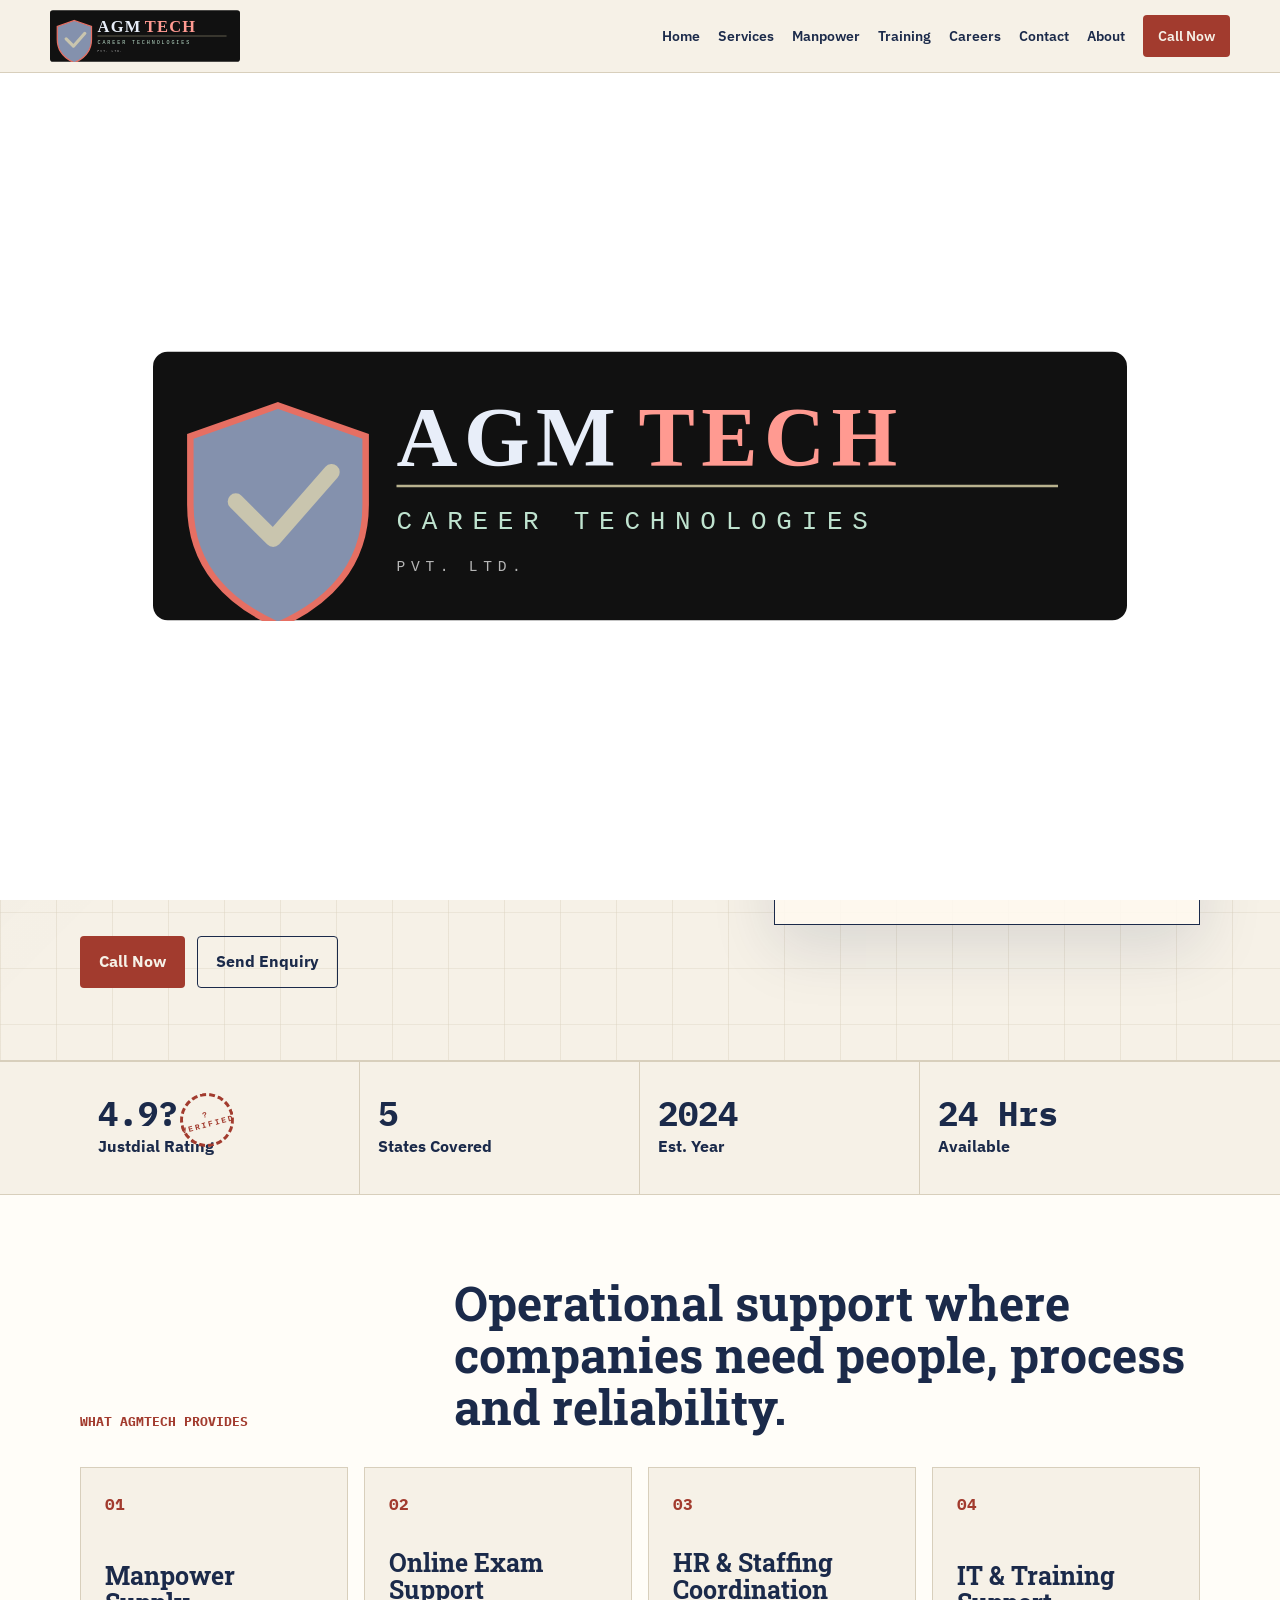
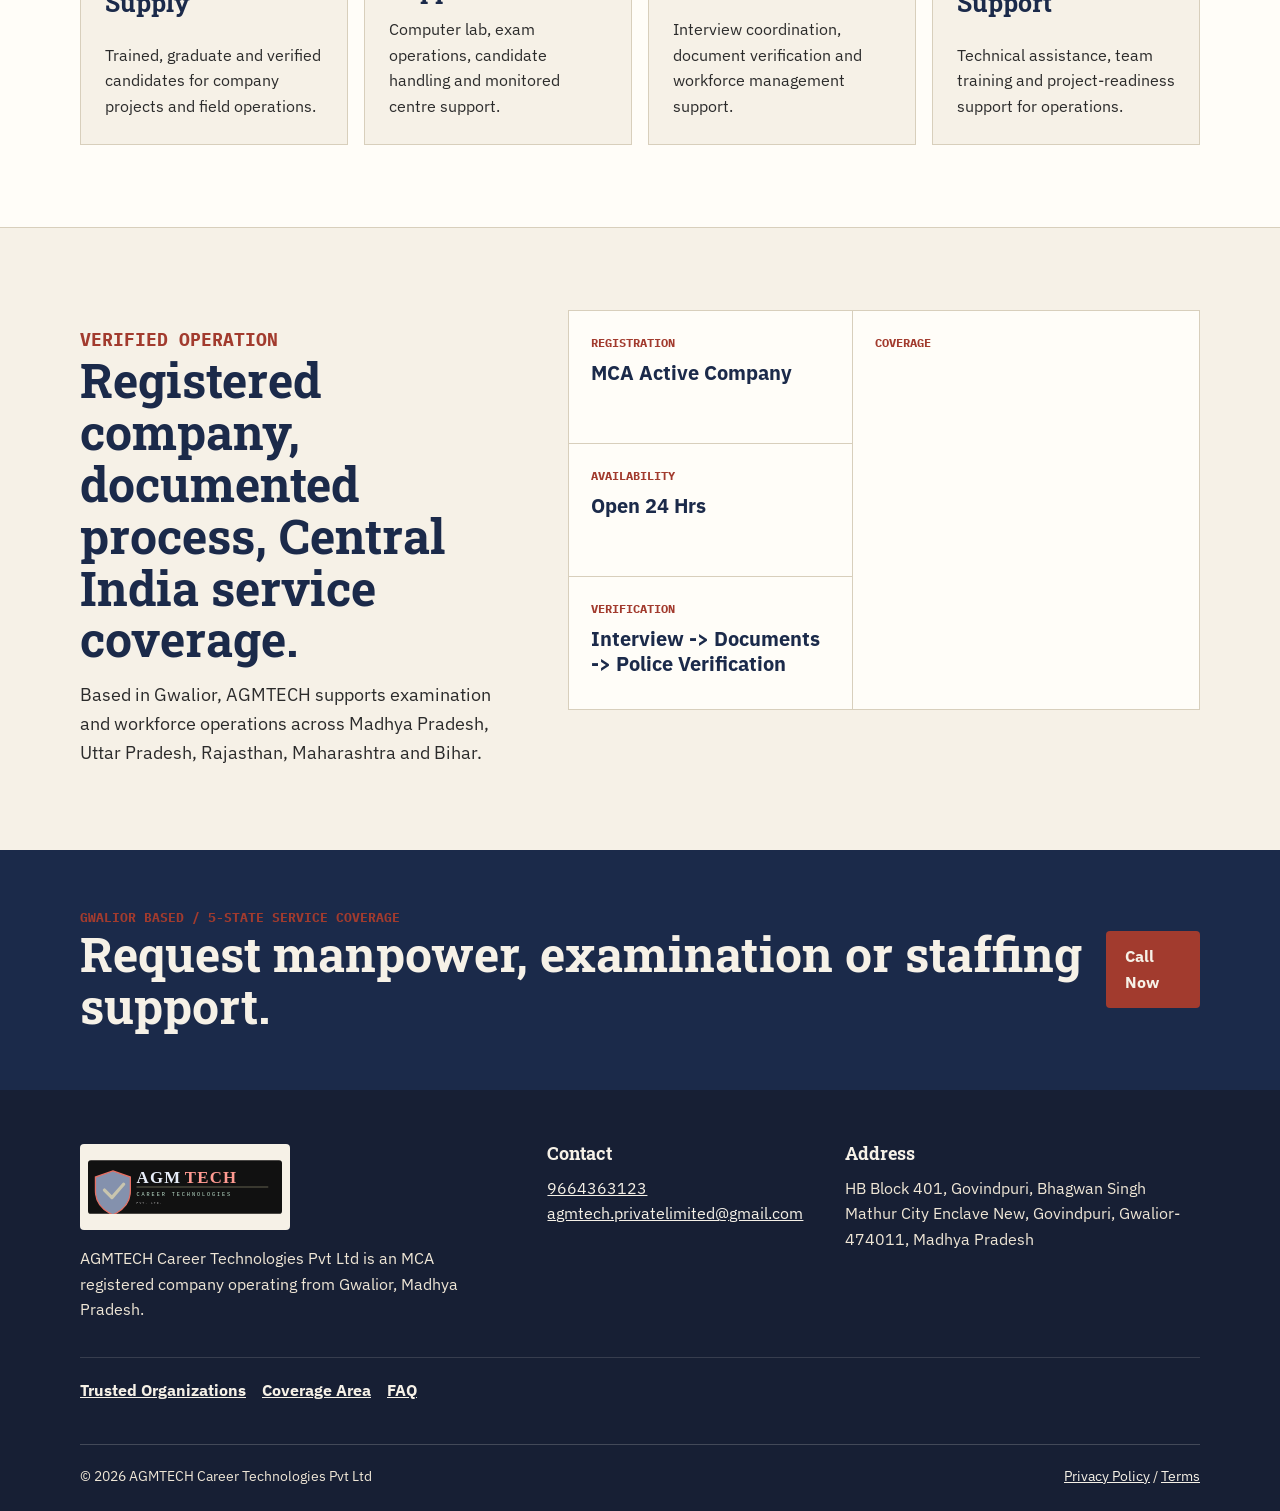
<file: index.html>
﻿<!doctype html>
<html lang="en">
  <head>
    <meta charset="UTF-8">
    <meta name="viewport" content="width=device-width, initial-scale=1.0">
    <title>AGMTECH Career Technologies Pvt Ltd | AGMTECH Career Technologies Private Limited</title>
    <meta name="description" content="Official website of AGMTECH Career Technologies Pvt Ltd, also known as AGMTECH Career Technologies Private Limited, Gwalior. MCA registered exam and manpower support.">
    <meta name="robots" content="index, follow, max-image-preview:large">
    <meta name="google-site-verification" content="tutyq8QnkGwpK2rYWA7QPfMKfwPAxHPT0VCf7zuEX0s" />
    <link rel="canonical" href="https://agmtechcareertechnologiespvtltd.vercel.app/" />
    <meta property="og:url" content="https://agmtechcareertechnologiespvtltd.vercel.app/" />
    <meta property="og:title" content="AGMTECH Career Technologies Pvt Ltd" />
    <meta property="og:description" content="MCA registered examination infrastructure and staffing services in central India." />
    <meta property="og:type" content="website" />
    <meta name="theme-color" content="#F6F1E7" />
    <link rel="preconnect" href="https://fonts.googleapis.com" />
    <link rel="preconnect" href="https://fonts.gstatic.com" crossorigin />
    <link
      href="https://fonts.googleapis.com/css2?family=IBM+Plex+Mono:wght@500;600;700&family=IBM+Plex+Sans:wght@400;500;600;700&family=Roboto+Slab:wght@500;600;700&display=swap"
      rel="stylesheet"
    />
    <link rel="manifest" href="site.webmanifest" />
    <link rel="icon" href="assets/favicon.svg" type="image/svg+xml" />
    <link rel="stylesheet" href="assets/styles.css?v=footer-rollback-20260625" />
        <script type="application/ld+json">
      {
        "@context": "https://schema.org",
        "@graph": [
          {
            "@type": ["Organization", "LocalBusiness"],
            "@id": "https://agmtechcareertechnologiespvtltd.vercel.app/#organization",
            "name": "AGMTECH Career Technologies Pvt Ltd",
            "legalName": "AGMTECH Career Technologies Private Limited",
            "alternateName": [
              "AGMTECH Career Technologies",
              "AGMTECH Career Technologies Pvt Ltd",
              "AGMTECH Career Technologies Private Limited",
              "AGMTECH"
            ],
            "url": "https://agmtechcareertechnologiespvtltd.vercel.app/",
            "logo": "https://agmtechcareertechnologiespvtltd.vercel.app/assets/agmtech-logo.svg",
            "image": "https://agmtechcareertechnologiespvtltd.vercel.app/assets/agmtech-logo.svg",
            "email": "agmtech.privatelimited@gmail.com",
            "telephone": "+919664363123",
            "foundingDate": "2024",
            "identifier": "CIN: U78300MP2024PTC070060",
            "address": {
              "@type": "PostalAddress",
              "streetAddress": "HB Block 401, Govindpuri, Bhagwan Singh Mathur City Enclave New, Govindpuri",
              "addressLocality": "Gwalior",
              "addressRegion": "Madhya Pradesh",
              "postalCode": "474011",
              "addressCountry": "IN"
            },
            "areaServed": ["Madhya Pradesh", "Uttar Pradesh", "Rajasthan", "Maharashtra", "Bihar"],
            "description": "Official website of AGMTECH Career Technologies Pvt Ltd, an MCA registered examination centre and career solutions provider in Gwalior, MP offering online exam support, HR, IT and manpower services.",
            "openingHours": "Mo-Su 00:00-23:59",
            "sameAs": [
              "https://maps.app.goo.gl/mkMoibyAEnJ9UTtZ",
              "https://www.justdial.com/Gwalior/AGMTECH-CAREER-TECHNOLOGIES-Pvt-Ltd-Govindpuri/9999PX751-X751-240224030941-Z7N9_BZDET"
            ]
          },
          {
            "@type": "WebSite",
            "@id": "https://agmtechcareertechnologiespvtltd.vercel.app/#website",
            "url": "https://agmtechcareertechnologiespvtltd.vercel.app/",
            "name": "AGMTECH Career Technologies Pvt Ltd",
            "alternateName": "AGMTECH Career Technologies Private Limited",
            "publisher": {
              "@id": "https://agmtechcareertechnologiespvtltd.vercel.app/#organization"
            }
          },
          {
            "@type": "WebPage",
            "@id": "https://agmtechcareertechnologiespvtltd.vercel.app/#webpage",
            "url": "https://agmtechcareertechnologiespvtltd.vercel.app/",
            "name": "AGMTECH Career Technologies Pvt Ltd | AGMTECH Career Technologies Private Limited",
            "isPartOf": {
              "@id": "https://agmtechcareertechnologiespvtltd.vercel.app/#website"
            },
            "about": {
              "@id": "https://agmtechcareertechnologiespvtltd.vercel.app/#organization"
            }
          }
        ]
      }
    </script>
  </head>
  <body class="home-page">
    <a class="skip-link" href="#main">Skip to content</a>
    <header class="site-header">
      <nav class="nav-shell" aria-label="Main navigation">
        <a class="wordmark" href="index.html" aria-label="AGMTECH home">
          <!-- PLACEHOLDER: Logo to be replaced with final high-res file -->
          <img class="brand-logo" src="assets/agmtech-logo.svg" alt="AGMTECH Career Technologies Logo" width="200" />
        </a>
        <button class="nav-toggle" type="button" aria-expanded="false" aria-controls="site-menu">
          <span></span><span></span><span></span>
          <span class="sr-only">Menu</span>
        </button>
        <div class="nav-links" id="site-menu">
          <a href="index.html">Home</a><a href="services.html">Services</a><a href="manpower.html">Manpower</a><a href="training.html">Training</a><a href="careers.html">Careers</a><a href="contact.html">Contact</a><a href="about.html">About</a>
          <a class="call-link" href="tel:+919664363123">Call Now</a>
        </div>
      </nav>
    </header>

    <div class="home-logo-stage" aria-hidden="true">
      <img class="home-logo-stage__full" src="assets/agmtech-logo.svg" alt="" />
      <img class="home-logo-stage__watermark" src="assets/agmtech-watermark.svg" alt="" />
    </div>

    <main id="main">
      <section class="home-hero reveal">
        <div class="container home-hero__grid">
          <div class="home-hero__copy">
            <p class="mono-line">CIN: U78300MP2024PTC070060 · MCA ACTIVE</p>
            <p class="section-label">AGMTECH Career Technologies Pvt Ltd</p>
            <h1>Examination Infrastructure & Career Solutions</h1>
            <p class="home-subheadline">MCA Registered · Est. 2024 · Gwalior, M.P. <span class="verified-seal">?<br>VERIFIED</span></p>
            <p class="hero__lead">
              Verified examination centres, trained manpower deployment, and professional IT & HR services — serving institutions and businesses across Central India.
            </p>
            <div class="hero__actions" aria-label="Primary actions">
              <a class="btn btn--primary" href="tel:+919664363123">Call Now</a>
              <a class="btn btn--secondary" href="contact.html#enquiry">Send Enquiry</a>
            </div>
          </div>
          <aside class="home-hero__panel" aria-label="AGMTECH service summary">
            <img class="home-hero__logo" src="assets/agmtech-logo.svg" alt="AGMTECH Career Technologies Logo" width="200" />
            <div class="operation-ticket">
              <span>SUPPORT AREAS</span>
              <strong>Exam Operations / Manpower / Staffing / HR / IT</strong>
            </div>
            <div class="partner-list partner-list--summary" aria-label="Support capability summary">
              <span>Large Company Support</span>
              <span>Exam Operations</span>
              <span>Verified Manpower</span>
              <span>Field Staffing</span>
            </div>
          </aside>
        </div>
      </section>

      <section class="home-stats-strip" aria-label="Trust statistics">
        <div class="container home-stats-strip__inner">
          <div><strong>4.9?</strong><span>Justdial Rating</span><span class="verified-seal">?<br>VERIFIED</span></div>
          <div><strong>5</strong><span>States Covered</span></div>
          <div><strong>2024</strong><span>Est. Year</span></div>
          <div><strong>24 Hrs</strong><span>Available</span></div>
        </div>
      </section>

      <section class="home-services reveal" aria-label="Main services">
        <div class="container">
          <div class="home-section-head">
            <p class="section-label">What AGMTECH Provides</p>
            <h2>Operational support where companies need people, process and reliability.</h2>
          </div>
          <div class="home-card-grid">
            <a class="home-card" href="manpower.html">
              <span>01</span>
              <h3>Manpower Supply</h3>
              <p>Trained, graduate and verified candidates for company projects and field operations.</p>
            </a>
            <a class="home-card" href="services.html#online-exams">
              <span>02</span>
              <h3>Online Exam Support</h3>
              <p>Computer lab, exam operations, candidate handling and monitored centre support.</p>
            </a>
            <a class="home-card" href="services.html#hr">
              <span>03</span>
              <h3>HR & Staffing Coordination</h3>
              <p>Interview coordination, document verification and workforce management support.</p>
            </a>
            <a class="home-card" href="services.html#it">
              <span>04</span>
              <h3>IT & Training Support</h3>
              <p>Technical assistance, team training and project-readiness support for operations.</p>
            </a>
          </div>
        </div>
      </section>

      <section class="home-trust reveal" id="coverage">
        <div class="container home-trust__grid">
          <div>
            <p class="section-label">Verified Operation</p>
            <h2>Registered company, documented process, Central India service coverage.</h2>
            <p>
              Based in Gwalior, AGMTECH supports examination and workforce operations across Madhya Pradesh,
              Uttar Pradesh, Rajasthan, Maharashtra and Bihar.
            </p>
          </div>
          <dl class="home-stat-grid home-stat-grid--split">
            <div class="stat-details">
              <div><dt>Registration</dt><dd>MCA Active Company</dd></div>
              <div><dt>Availability</dt><dd>Open 24 Hrs</dd></div>
              <div><dt>Verification</dt><dd>Interview -> Documents -> Police Verification</dd></div>
            </div>
            <div class="coverage-journey">
              <dt>Coverage</dt>
              <dd>
                <div class="coverage-journey__stage" aria-label="AGMTECH service coverage across MP, UP, RJ, MH and BR">
                  <div class="state-reel" aria-hidden="true">
                    <span style="--i: 0">Madhya Pradesh</span>
                    <span style="--i: 1">Uttar Pradesh</span>
                    <span style="--i: 2">Rajasthan</span>
                    <span style="--i: 3">Maharashtra</span>
                    <span style="--i: 4">Bihar</span>
                  </div>
                </div>
              </dd>
            </div>
          </dl>
        </div>
      </section>

      <section class="cta-band reveal">
        <div class="container cta-band__inner">
          <div>
            <p class="mono-line">GWALIOR BASED / 5-STATE SERVICE COVERAGE</p>
            <h2>Request manpower, examination or staffing support.</h2>
          </div>
          <a class="btn btn--primary" href="tel:+919664363123">Call Now</a>
        </div>
      </section>
    </main>

    <footer class="site-footer">
      <div class="container footer-grid">
        <div>
          <a class="wordmark wordmark--footer" href="index.html">
            <img class="brand-logo" src="assets/agmtech-logo.svg" alt="AGMTECH Career Technologies Logo" width="200" />
          </a>
          <p>AGMTECH Career Technologies Pvt Ltd is an MCA registered company operating from Gwalior, Madhya Pradesh.</p>
          <!-- PLACEHOLDER: GST number -->
        </div>
        <div>
          <h2>Contact</h2>
          <p><a href="tel:+919664363123">9664363123</a><br /><a href="mailto:agmtech.privatelimited@gmail.com">agmtech.privatelimited@gmail.com</a></p>
        </div>
        <div>
          <h2>Address</h2>
          <p>HB Block 401, Govindpuri, Bhagwan Singh Mathur City Enclave New, Govindpuri, Gwalior-474011, Madhya Pradesh</p>
        </div>
      </div>
      <div class="quick-links"><a href="clients.html">Trusted Organizations</a><a href="coverage.html">Coverage Area</a><a href="faq.html">FAQ</a></div>
      <div class="footer-bottom container">
        <span>&copy; 2026 AGMTECH Career Technologies Pvt Ltd</span>
        <span><a href="privacy.html">Privacy Policy</a> / <a href="terms.html">Terms</a></span>
      </div>
    </footer>
    <script src="assets/main.js"></script>
  </body>
</html>
</file>
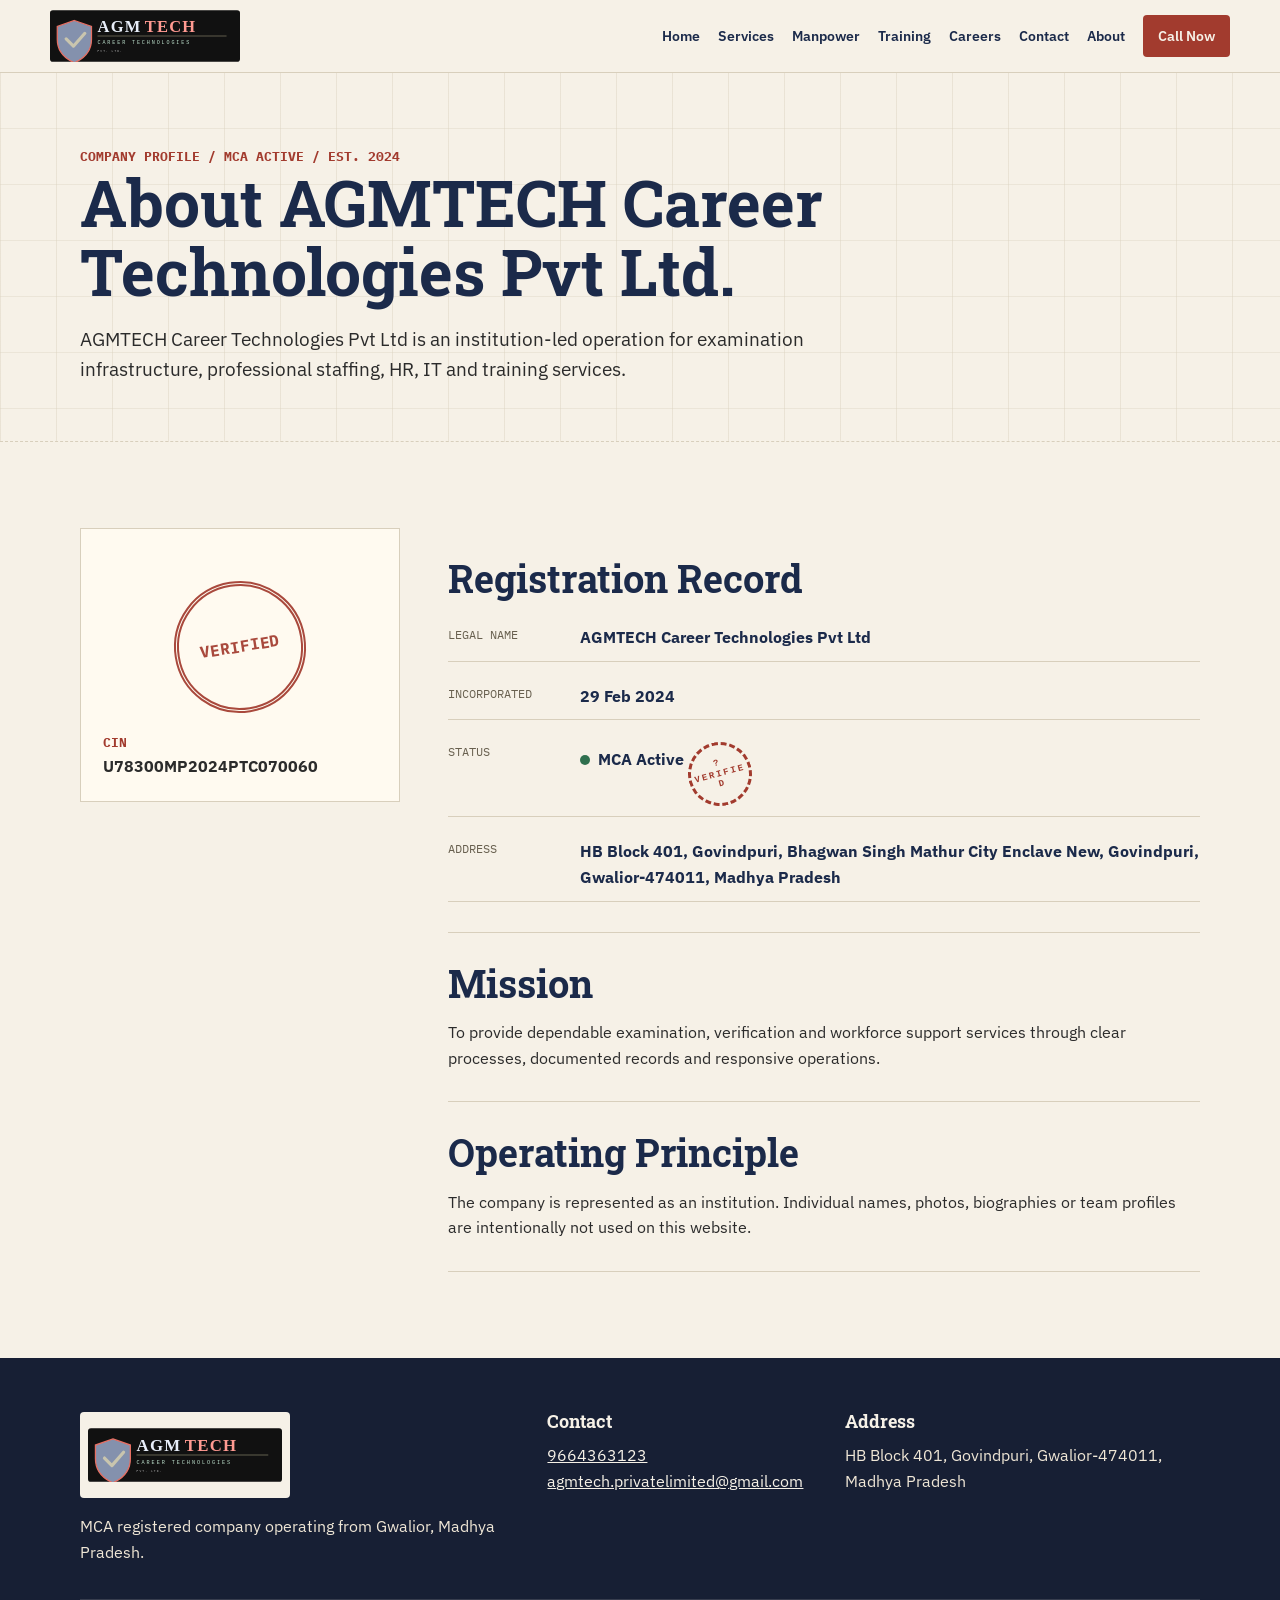
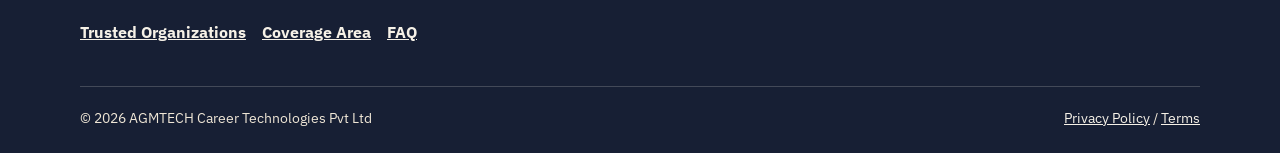
<file: about.html>
﻿<!doctype html>
<html lang="en">
  <head>
    <meta charset="UTF-8">
    <meta name="viewport" content="width=device-width, initial-scale=1.0">
    <title>About | AGMTECH Career Technologies Pvt Ltd</title>
    <meta name="description" content="Learn about AGMTECH Career Technologies Pvt Ltd, an MCA active company in Gwalior providing examination, staffing, HR and IT support.">
    <meta name="robots" content="index, follow, max-image-preview:large">
    <link rel="canonical" href="https://agmtechcareertechnologiespvtltd.vercel.app/about.html" />
    <meta property="og:url" content="https://agmtechcareertechnologiespvtltd.vercel.app/about.html" />
    <meta property="og:title" content="About AGMTECH Career Technologies Pvt Ltd" />
    <meta property="og:description" content="MCA registered examination infrastructure and staffing company from Gwalior." />
    <meta property="og:type" content="website" />
    <link rel="preconnect" href="https://fonts.googleapis.com" />
    <link rel="preconnect" href="https://fonts.gstatic.com" crossorigin />
    <link href="https://fonts.googleapis.com/css2?family=IBM+Plex+Mono:wght@500;600;700&family=IBM+Plex+Sans:wght@400;500;600;700&family=Roboto+Slab:wght@500;600;700&display=swap" rel="stylesheet" />
    <link rel="manifest" href="site.webmanifest" />
    <link rel="icon" href="assets/favicon.svg" type="image/svg+xml" />
    <link rel="stylesheet" href="assets/styles.css?v=footer-rollback-20260625" />
  </head>
  <body>
    <a class="skip-link" href="#main">Skip to content</a>
    <header class="site-header">
      <nav class="nav-shell" aria-label="Main navigation">
        <a class="wordmark" href="index.html"><img class="brand-logo" src="assets/agmtech-logo.svg" alt="AGMTECH Career Technologies Logo" width="200" /></a>
        <button class="nav-toggle" type="button" aria-expanded="false" aria-controls="site-menu"><span></span><span></span><span></span><span class="sr-only">Menu</span></button>
        <div class="nav-links" id="site-menu">
          <a href="index.html">Home</a><a href="services.html">Services</a><a href="manpower.html">Manpower</a><a href="training.html">Training</a><a href="careers.html">Careers</a><a href="contact.html">Contact</a><a href="about.html">About</a><a class="call-link" href="tel:+919664363123">Call Now</a>
        </div>
      </nav>
    </header>
    <main id="main">
      <section class="page-hero admit-card reveal">
        <div class="container">
          <p class="mono-line">COMPANY PROFILE / MCA ACTIVE / EST. 2024</p>
          <h1>About AGMTECH Career Technologies Pvt Ltd.</h1>
          <p>AGMTECH Career Technologies Pvt Ltd is an institution-led operation for examination infrastructure, professional staffing, HR, IT and training services.</p>
        </div>
      </section>
      <section class="section">
        <div class="container content-grid">
          <aside class="side-note reveal">
            <div class="stamp is-visible">Verified</div>
            <p class="mono-line">CIN</p>
            <p><strong>U78300MP2024PTC070060</strong></p>
          </aside>
          <div>
            <article class="doc-block reveal">
              <h2>Registration Record</h2>
              <dl class="record-grid">
                <div><dt>Legal Name</dt><dd>AGMTECH Career Technologies Pvt Ltd</dd></div>
                <div><dt>Incorporated</dt><dd>29 Feb 2024</dd></div>
                <div><dt>Status</dt><dd><span class="verified-dot"></span>MCA Active <span class="verified-seal">?<br>VERIFIED</span></dd></div>
                <div><dt>Address</dt><dd>HB Block 401, Govindpuri, Bhagwan Singh Mathur City Enclave New, Govindpuri, Gwalior-474011, Madhya Pradesh</dd></div>
              </dl>
            </article>
            <article class="doc-block reveal">
              <h2>Mission</h2>
              <p>To provide dependable examination, verification and workforce support services through clear processes, documented records and responsive operations.</p>
            </article>
            <article class="doc-block reveal">
              <h2>Operating Principle</h2>
              <p>The company is represented as an institution. Individual names, photos, biographies or team profiles are intentionally not used on this website.</p>
            </article>
          </div>
        </div>
      </section>
    </main>
    <footer class="site-footer"><div class="container footer-grid"><div><a class="wordmark wordmark--footer" href="index.html"><img class="brand-logo" src="assets/agmtech-logo.svg" alt="AGMTECH Career Technologies Logo" width="200" /></a><p>MCA registered company operating from Gwalior, Madhya Pradesh.</p></div><div><h2>Contact</h2><p><a href="tel:+919664363123">9664363123</a><br /><a href="mailto:agmtech.privatelimited@gmail.com">agmtech.privatelimited@gmail.com</a></p></div><div><h2>Address</h2><p>HB Block 401, Govindpuri, Gwalior-474011, Madhya Pradesh</p></div></div><div class="quick-links"><a href="clients.html">Trusted Organizations</a><a href="coverage.html">Coverage Area</a><a href="faq.html">FAQ</a></div>
      <div class="footer-bottom container"><span>&copy; 2026 AGMTECH Career Technologies Pvt Ltd</span><span><a href="privacy.html">Privacy Policy</a> / <a href="terms.html">Terms</a></span></div></footer>
    <script src="assets/main.js"></script>
  </body>
</html>
</file>
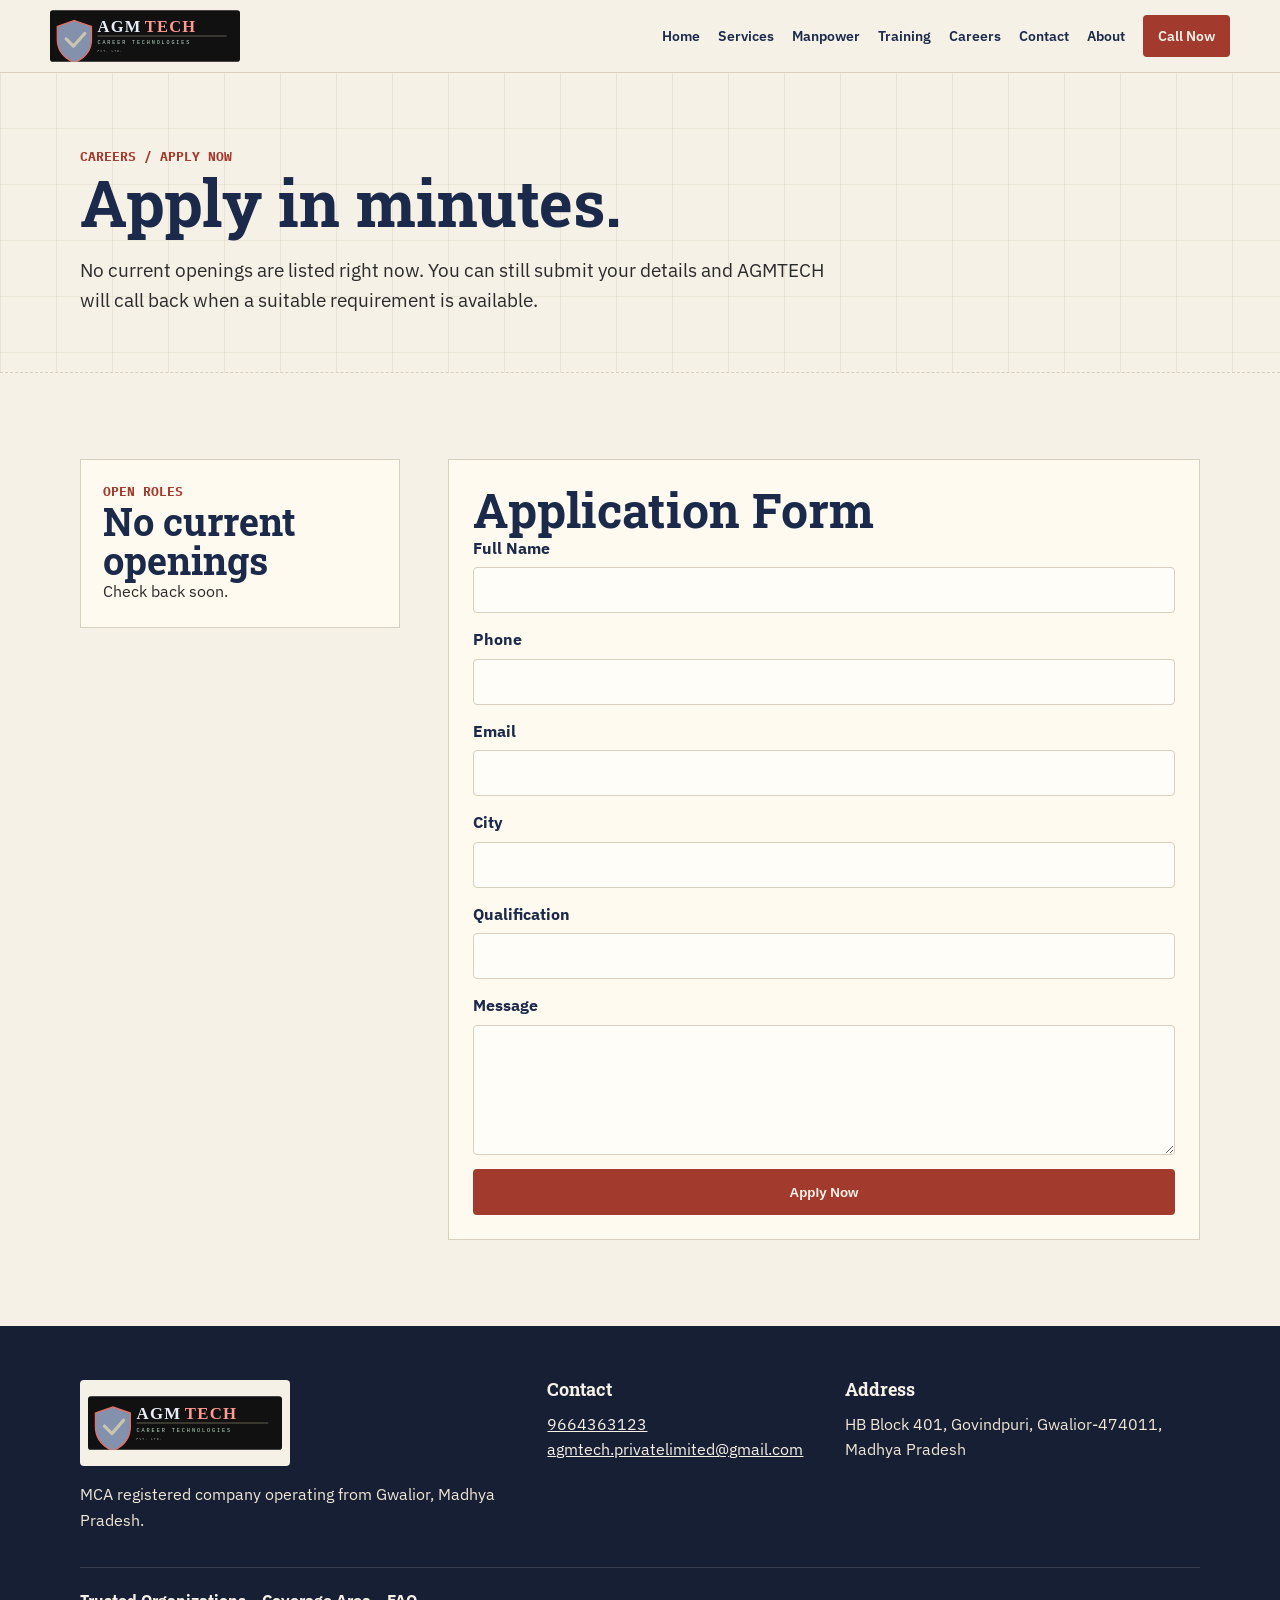
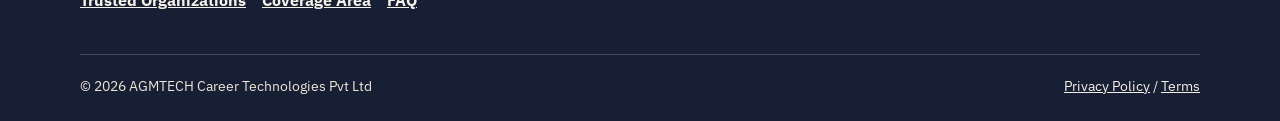
<file: careers.html>
﻿<!doctype html>
<html lang="en">
  <head><meta charset="UTF-8"><meta name="viewport" content="width=device-width, initial-scale=1.0"><title>Careers | AGMTECH Career Technologies Pvt Ltd</title><meta name="description" content="Apply for future staffing and examination support roles with AGMTECH Career Technologies Pvt Ltd in Gwalior and Central India.">
    <meta name="robots" content="index, follow, max-image-preview:large">
    <link rel="canonical" href="https://agmtechcareertechnologiespvtltd.vercel.app/careers.html" />
    <meta property="og:url" content="https://agmtechcareertechnologiespvtltd.vercel.app/careers.html" /><meta property="og:title" content="Careers at AGMTECH" /><meta property="og:description" content="Apply in minutes. AGMTECH will call back when a suitable opening is available." /><meta property="og:type" content="website" /><link rel="preconnect" href="https://fonts.googleapis.com" /><link rel="preconnect" href="https://fonts.gstatic.com" crossorigin /><link href="https://fonts.googleapis.com/css2?family=IBM+Plex+Mono:wght@500;600;700&family=IBM+Plex+Sans:wght@400;500;600;700&family=Roboto+Slab:wght@500;600;700&display=swap" rel="stylesheet" /><link rel="manifest" href="site.webmanifest" />
    <link rel="icon" href="assets/favicon.svg" type="image/svg+xml" />
    <link rel="stylesheet" href="assets/styles.css?v=footer-rollback-20260625" /></head>
  <body><header class="site-header"><nav class="nav-shell" aria-label="Main navigation"><a class="wordmark" href="index.html"><img class="brand-logo" src="assets/agmtech-logo.svg" alt="AGMTECH Career Technologies Logo" width="200" /></a><button class="nav-toggle" type="button" aria-expanded="false" aria-controls="site-menu"><span></span><span></span><span></span><span class="sr-only">Menu</span></button><div class="nav-links" id="site-menu">
          <a href="index.html">Home</a><a href="services.html">Services</a><a href="manpower.html">Manpower</a><a href="training.html">Training</a><a href="careers.html">Careers</a><a href="contact.html">Contact</a><a href="about.html">About</a><a class="call-link" href="tel:+919664363123">Call Now</a></div></nav></header>
    <main><section class="page-hero admit-card reveal"><div class="container"><p class="mono-line">CAREERS / APPLY NOW</p><h1>Apply in minutes.</h1><p>No current openings are listed right now. You can still submit your details and AGMTECH will call back when a suitable requirement is available.</p></div></section><section class="section"><div class="container content-grid"><aside class="side-note reveal"><p class="mono-line">OPEN ROLES</p><h2>No current openings</h2><p>Check back soon.</p></aside><div class="form-card reveal"><h2>Application Form</h2><form class="form-grid" action="mailto:agmtech.privatelimited@gmail.com" method="post" enctype="text/plain"><label>Full Name<input name="name" autocomplete="name" required /></label><label>Phone<input name="phone" autocomplete="tel" required /></label><label>Email<input name="email" type="email" autocomplete="email" /></label><label>City<input name="city" autocomplete="address-level2" /></label><label>Qualification<input name="qualification" /></label><label>Message<textarea name="message"></textarea></label><button class="btn btn--primary" type="submit">Apply Now</button></form><!-- PLACEHOLDER: Form handler endpoint pending --></div></div></section></main>
    <footer class="site-footer"><div class="container footer-grid"><div><a class="wordmark wordmark--footer" href="index.html"><img class="brand-logo" src="assets/agmtech-logo.svg" alt="AGMTECH Career Technologies Logo" width="200" /></a><p>MCA registered company operating from Gwalior, Madhya Pradesh.</p></div><div><h2>Contact</h2><p><a href="tel:+919664363123">9664363123</a><br /><a href="mailto:agmtech.privatelimited@gmail.com">agmtech.privatelimited@gmail.com</a></p></div><div><h2>Address</h2><p>HB Block 401, Govindpuri, Gwalior-474011, Madhya Pradesh</p></div></div><div class="quick-links"><a href="clients.html">Trusted Organizations</a><a href="coverage.html">Coverage Area</a><a href="faq.html">FAQ</a></div>
      <div class="footer-bottom container"><span>&copy; 2026 AGMTECH Career Technologies Pvt Ltd</span><span><a href="privacy.html">Privacy Policy</a> / <a href="terms.html">Terms</a></span></div></footer><script src="assets/main.js"></script></body>
</html>
</file>
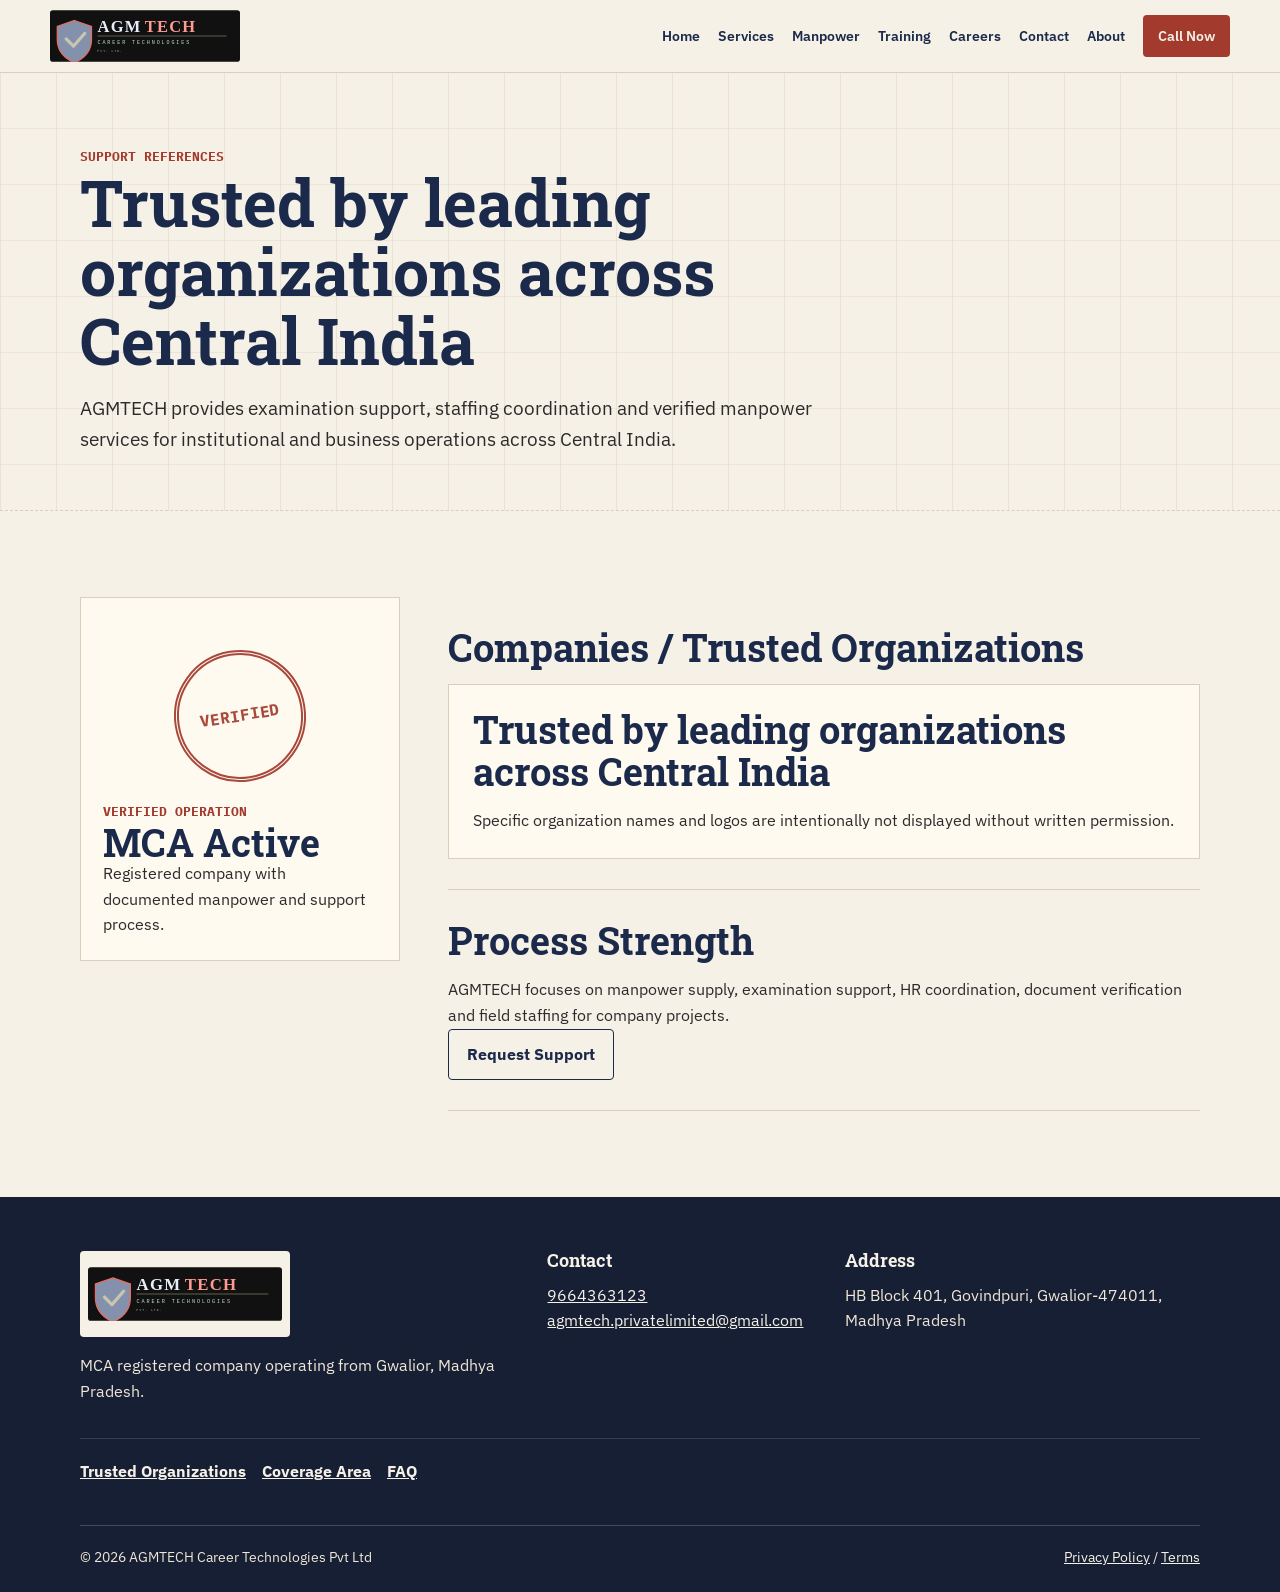
<file: clients.html>
﻿<!doctype html>
<html lang="en">
  <head>
    <meta charset="UTF-8">
    <meta name="viewport" content="width=device-width, initial-scale=1.0">
    <title>Trusted Organizations | AGMTECH Career Technologies Pvt Ltd</title>
    <meta name="description" content="AGMTECH supports leading organizations across Central India with examination operations, staffing coordination and verified manpower services.">
    <meta name="robots" content="index, follow, max-image-preview:large">
    <link rel="canonical" href="https://agmtechcareertechnologiespvtltd.vercel.app/clients.html" />
    <meta property="og:url" content="https://agmtechcareertechnologiespvtltd.vercel.app/clients.html" />
    <meta property="og:title" content="AGMTECH Trusted Organizations" />
    <meta property="og:description" content="Company operation support, verified manpower and examination support capabilities." />
    <meta property="og:type" content="website" />
    <link rel="preconnect" href="https://fonts.googleapis.com" />
    <link rel="preconnect" href="https://fonts.gstatic.com" crossorigin />
    <link href="https://fonts.googleapis.com/css2?family=IBM+Plex+Mono:wght@500;600;700&family=IBM+Plex+Sans:wght@400;500;600;700&family=Roboto+Slab:wght@500;600;700&display=swap" rel="stylesheet" />
    <link rel="manifest" href="site.webmanifest" />
    <link rel="icon" href="assets/favicon.svg" type="image/svg+xml" />
    <link rel="stylesheet" href="assets/styles.css?v=footer-rollback-20260625" />
  </head>
  <body>
    <header class="site-header"><nav class="nav-shell" aria-label="Main navigation"><a class="wordmark" href="index.html"><img class="brand-logo" src="assets/agmtech-logo.svg" alt="AGMTECH Career Technologies Logo" width="200" /></a><button class="nav-toggle" type="button" aria-expanded="false" aria-controls="site-menu"><span></span><span></span><span></span><span class="sr-only">Menu</span></button><div class="nav-links" id="site-menu">
          <a href="index.html">Home</a><a href="services.html">Services</a><a href="manpower.html">Manpower</a><a href="training.html">Training</a><a href="careers.html">Careers</a><a href="contact.html">Contact</a><a href="about.html">About</a><a class="call-link" href="tel:+919664363123">Call Now</a></div></nav></header>
    <main>
      <section class="page-hero admit-card reveal">
        <div class="container">
          <p class="mono-line">SUPPORT REFERENCES</p>
          <h1>Trusted by leading organizations across Central India</h1>
          <p>AGMTECH provides examination support, staffing coordination and verified manpower services for institutional and business operations across Central India.</p>
        </div>
      </section>
      <section class="section">
        <div class="container content-grid">
          <aside class="side-note reveal">
            <div class="stamp is-visible">Verified</div>
            <p class="mono-line">VERIFIED OPERATION</p>
            <h2>MCA Active</h2>
            <p>Registered company with documented manpower and support process.</p>
          </aside>
          <div>
            <article class="doc-block reveal">
              <h2>Companies / Trusted Organizations</h2>
              <div class="info-card"><h2>Trusted by leading organizations across Central India</h2><p>Specific organization names and logos are intentionally not displayed without written permission.</p><!-- PLACEHOLDER: Real testimonials --></div>
            </article>
            <article class="doc-block reveal">
              <h2>Process Strength</h2>
              <p>AGMTECH focuses on manpower supply, examination support, HR coordination, document verification and field staffing for company projects.</p>
              <p><a class="btn btn--secondary" href="contact.html#enquiry">Request Support</a></p>
            </article>
          </div>
        </div>
      </section>
    </main>
    <footer class="site-footer"><div class="container footer-grid"><div><a class="wordmark wordmark--footer" href="index.html"><img class="brand-logo" src="assets/agmtech-logo.svg" alt="AGMTECH Career Technologies Logo" width="200" /></a><p>MCA registered company operating from Gwalior, Madhya Pradesh.</p></div><div><h2>Contact</h2><p><a href="tel:+919664363123">9664363123</a><br /><a href="mailto:agmtech.privatelimited@gmail.com">agmtech.privatelimited@gmail.com</a></p></div><div><h2>Address</h2><p>HB Block 401, Govindpuri, Gwalior-474011, Madhya Pradesh</p></div></div><div class="quick-links"><a href="clients.html">Trusted Organizations</a><a href="coverage.html">Coverage Area</a><a href="faq.html">FAQ</a></div>
      <div class="footer-bottom container"><span>&copy; 2026 AGMTECH Career Technologies Pvt Ltd</span><span><a href="privacy.html">Privacy Policy</a> / <a href="terms.html">Terms</a></span></div></footer>
    <script src="assets/main.js"></script>
  </body>
</html>
</file>
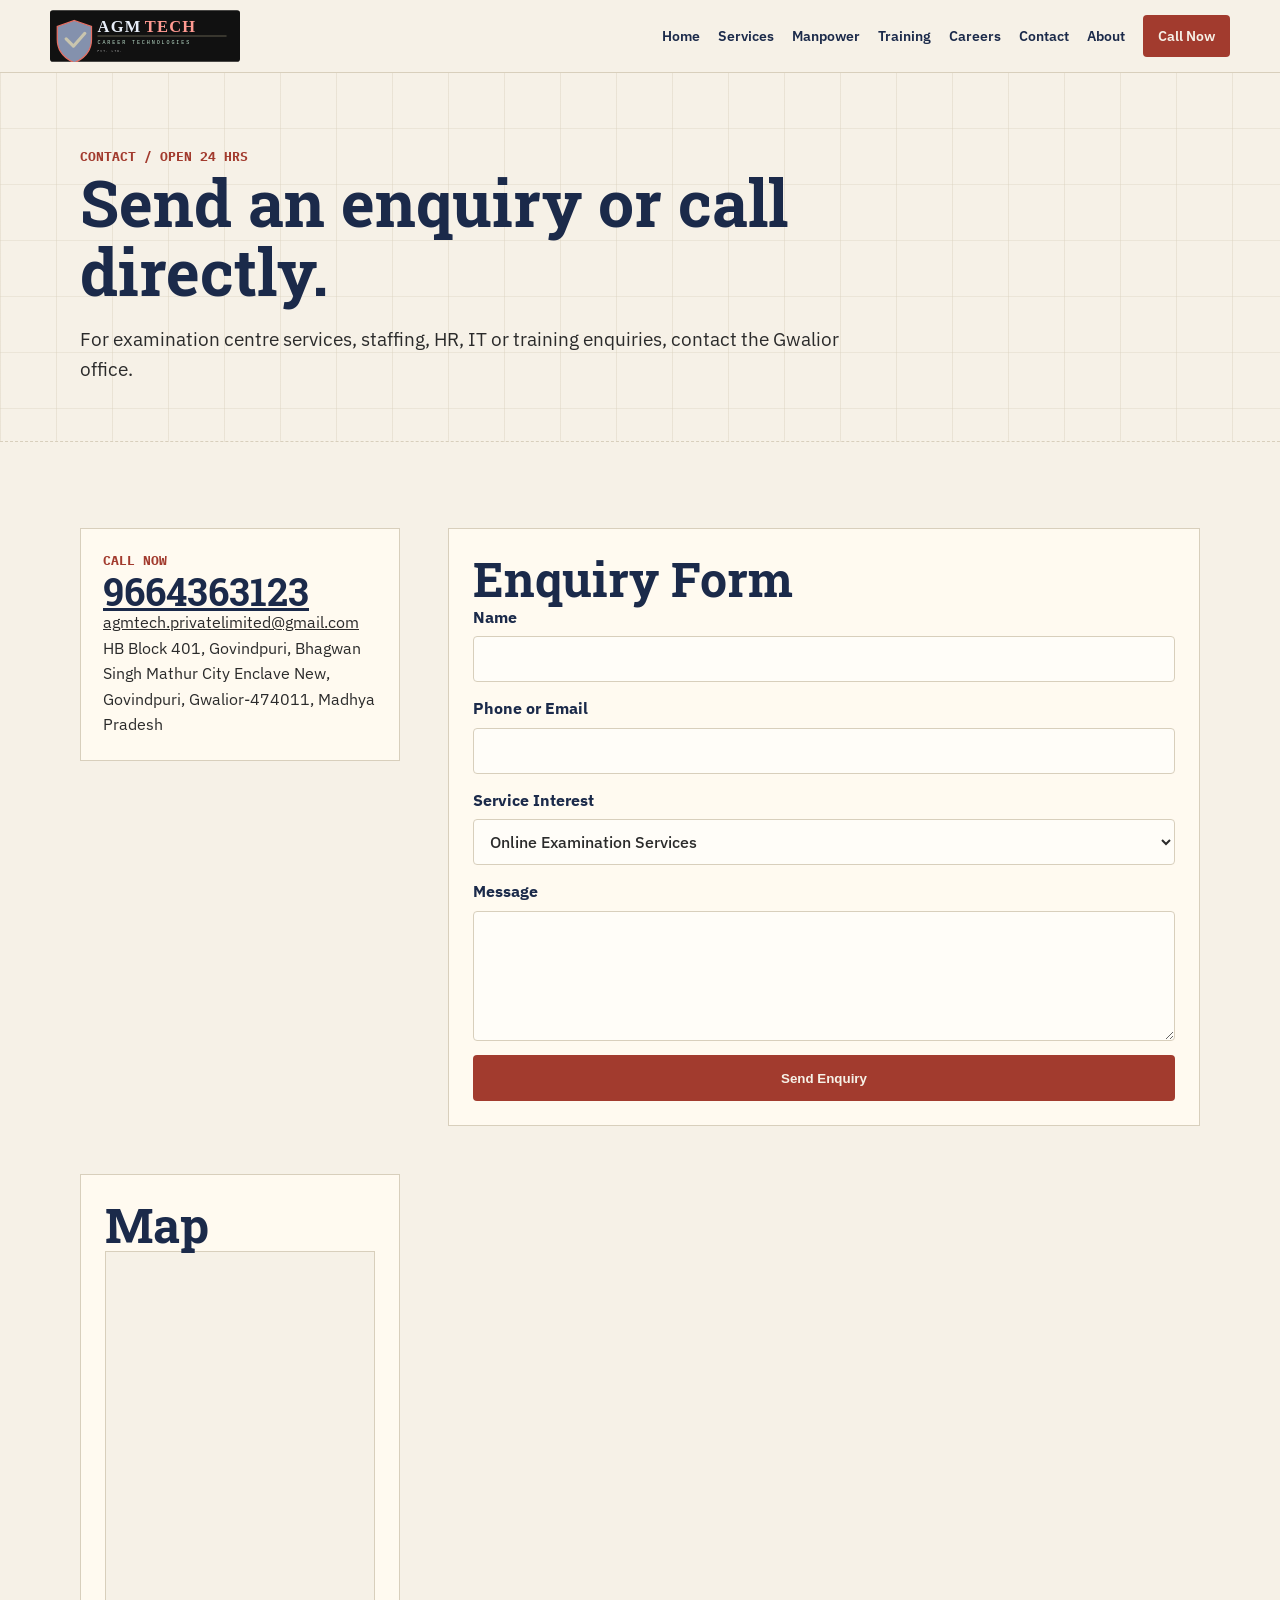
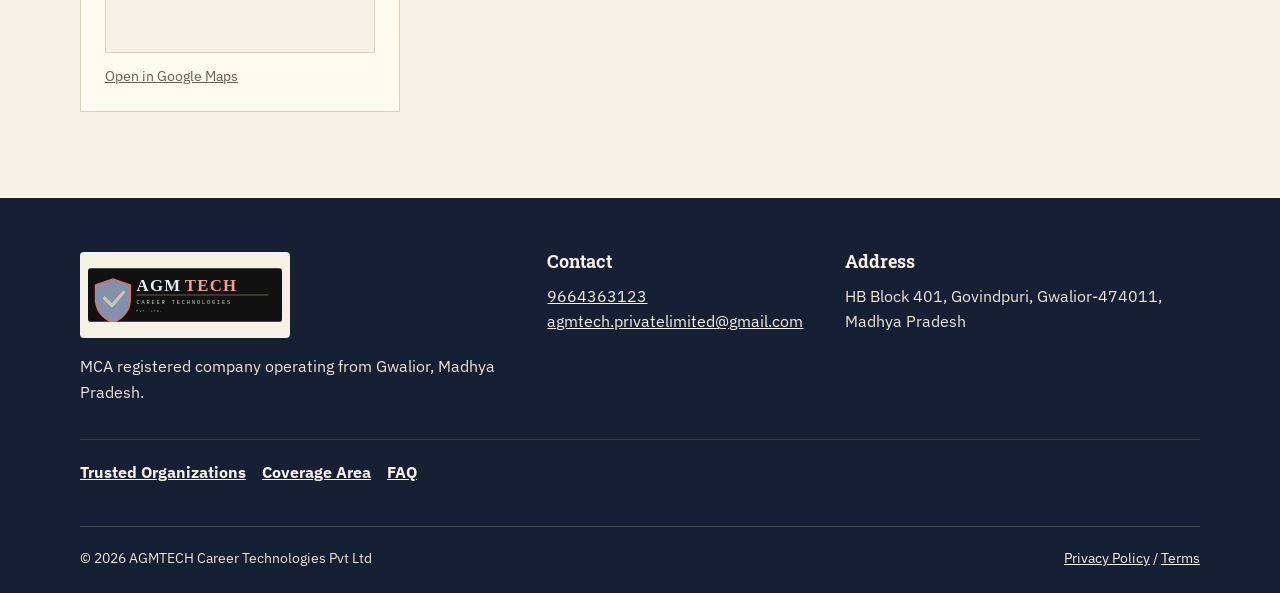
<file: contact.html>
﻿<!doctype html>
<html lang="en">
  <head><meta charset="UTF-8"><meta name="viewport" content="width=device-width, initial-scale=1.0"><title>Contact | AGMTECH Career Technologies Pvt Ltd</title><meta name="description" content="Contact AGMTECH Career Technologies in Govindpuri, Gwalior. Open 24 hours. Examination and staffing services enquiries welcome.">
    <meta name="robots" content="index, follow, max-image-preview:large">
    <link rel="canonical" href="https://agmtechcareertechnologiespvtltd.vercel.app/contact.html" />
    <meta property="og:url" content="https://agmtechcareertechnologiespvtltd.vercel.app/contact.html" /><meta property="og:title" content="Contact AGMTECH Career Technologies" /><meta property="og:description" content="Call 9664363123 or send an enquiry to AGMTECH Career Technologies Pvt Ltd." /><meta property="og:type" content="website" /><link rel="preconnect" href="https://fonts.googleapis.com" /><link rel="preconnect" href="https://fonts.gstatic.com" crossorigin /><link href="https://fonts.googleapis.com/css2?family=IBM+Plex+Mono:wght@500;600;700&family=IBM+Plex+Sans:wght@400;500;600;700&family=Roboto+Slab:wght@500;600;700&display=swap" rel="stylesheet" /><link rel="manifest" href="site.webmanifest" />
    <link rel="icon" href="assets/favicon.svg" type="image/svg+xml" />
    <link rel="stylesheet" href="assets/styles.css?v=footer-rollback-20260625" /></head>
  <body><header class="site-header"><nav class="nav-shell" aria-label="Main navigation"><a class="wordmark" href="index.html"><img class="brand-logo" src="assets/agmtech-logo.svg" alt="AGMTECH Career Technologies Logo" width="200" /></a><button class="nav-toggle" type="button" aria-expanded="false" aria-controls="site-menu"><span></span><span></span><span></span><span class="sr-only">Menu</span></button><div class="nav-links" id="site-menu">
          <a href="index.html">Home</a><a href="services.html">Services</a><a href="manpower.html">Manpower</a><a href="training.html">Training</a><a href="careers.html">Careers</a><a href="contact.html">Contact</a><a href="about.html">About</a><a class="call-link" href="tel:+919664363123">Call Now</a></div></nav></header>
    <main><section class="page-hero admit-card reveal"><div class="container"><p class="mono-line">CONTACT / OPEN 24 HRS</p><h1>Send an enquiry or call directly.</h1><p>For examination centre services, staffing, HR, IT or training enquiries, contact the Gwalior office.</p></div></section><section class="section"><div class="container content-grid"><aside class="side-note reveal"><p class="mono-line">CALL NOW</p><h2><a href="tel:+919664363123">9664363123</a></h2><p><!-- PLACEHOLDER: Professional email (domain email pending) --><a href="mailto:agmtech.privatelimited@gmail.com">agmtech.privatelimited@gmail.com</a></p><p>HB Block 401, Govindpuri, Bhagwan Singh Mathur City Enclave New, Govindpuri, Gwalior-474011, Madhya Pradesh</p></aside><div class="form-card reveal" id="enquiry"><h2>Enquiry Form</h2><form class="form-grid" action="mailto:agmtech.privatelimited@gmail.com" method="post" enctype="text/plain"><label>Name<input name="name" autocomplete="name" required /></label><label>Phone or Email<input name="contact" required /></label><label>Service Interest<select name="service"><option>Online Examination Services</option><option>Manpower / Staffing Services</option><option>HR Management</option><option>IT Solutions</option><option>Training</option></select></label><label>Message<textarea name="message"></textarea></label><button class="btn btn--primary" type="submit">Send Enquiry</button></form><!-- PLACEHOLDER: Form handler endpoint pending --></div><div class="info-card reveal"><h2>Map</h2><div class="map-embed"><iframe src="https://www.google.com/maps?q=HB+Block+401,+Govindpuri,+Bhagwan+Singh+Mathur+City+Enclave,+Gwalior,+Madhya+Pradesh+474011&output=embed" width="100%" height="400" style="border:0; border-radius:8px;" allowfullscreen="" loading="lazy" referrerpolicy="no-referrer-when-downgrade" title="AGMTECH Career Technologies Location"></iframe></div><p class="form-note"><a href="https://maps.app.goo.gl/mkMoibyAEnJ9UTtZ">Open in Google Maps</a></p></div></div></section></main>
    <footer class="site-footer"><div class="container footer-grid"><div><a class="wordmark wordmark--footer" href="index.html"><img class="brand-logo" src="assets/agmtech-logo.svg" alt="AGMTECH Career Technologies Logo" width="200" /></a><p>MCA registered company operating from Gwalior, Madhya Pradesh.</p></div><div><h2>Contact</h2><p><a href="tel:+919664363123">9664363123</a><br /><a href="mailto:agmtech.privatelimited@gmail.com">agmtech.privatelimited@gmail.com</a></p></div><div><h2>Address</h2><p>HB Block 401, Govindpuri, Gwalior-474011, Madhya Pradesh</p></div></div><div class="quick-links"><a href="clients.html">Trusted Organizations</a><a href="coverage.html">Coverage Area</a><a href="faq.html">FAQ</a></div>
      <div class="footer-bottom container"><span>&copy; 2026 AGMTECH Career Technologies Pvt Ltd</span><span><a href="privacy.html">Privacy Policy</a> / <a href="terms.html">Terms</a></span></div></footer><script src="assets/main.js"></script></body>
</html>
</file>
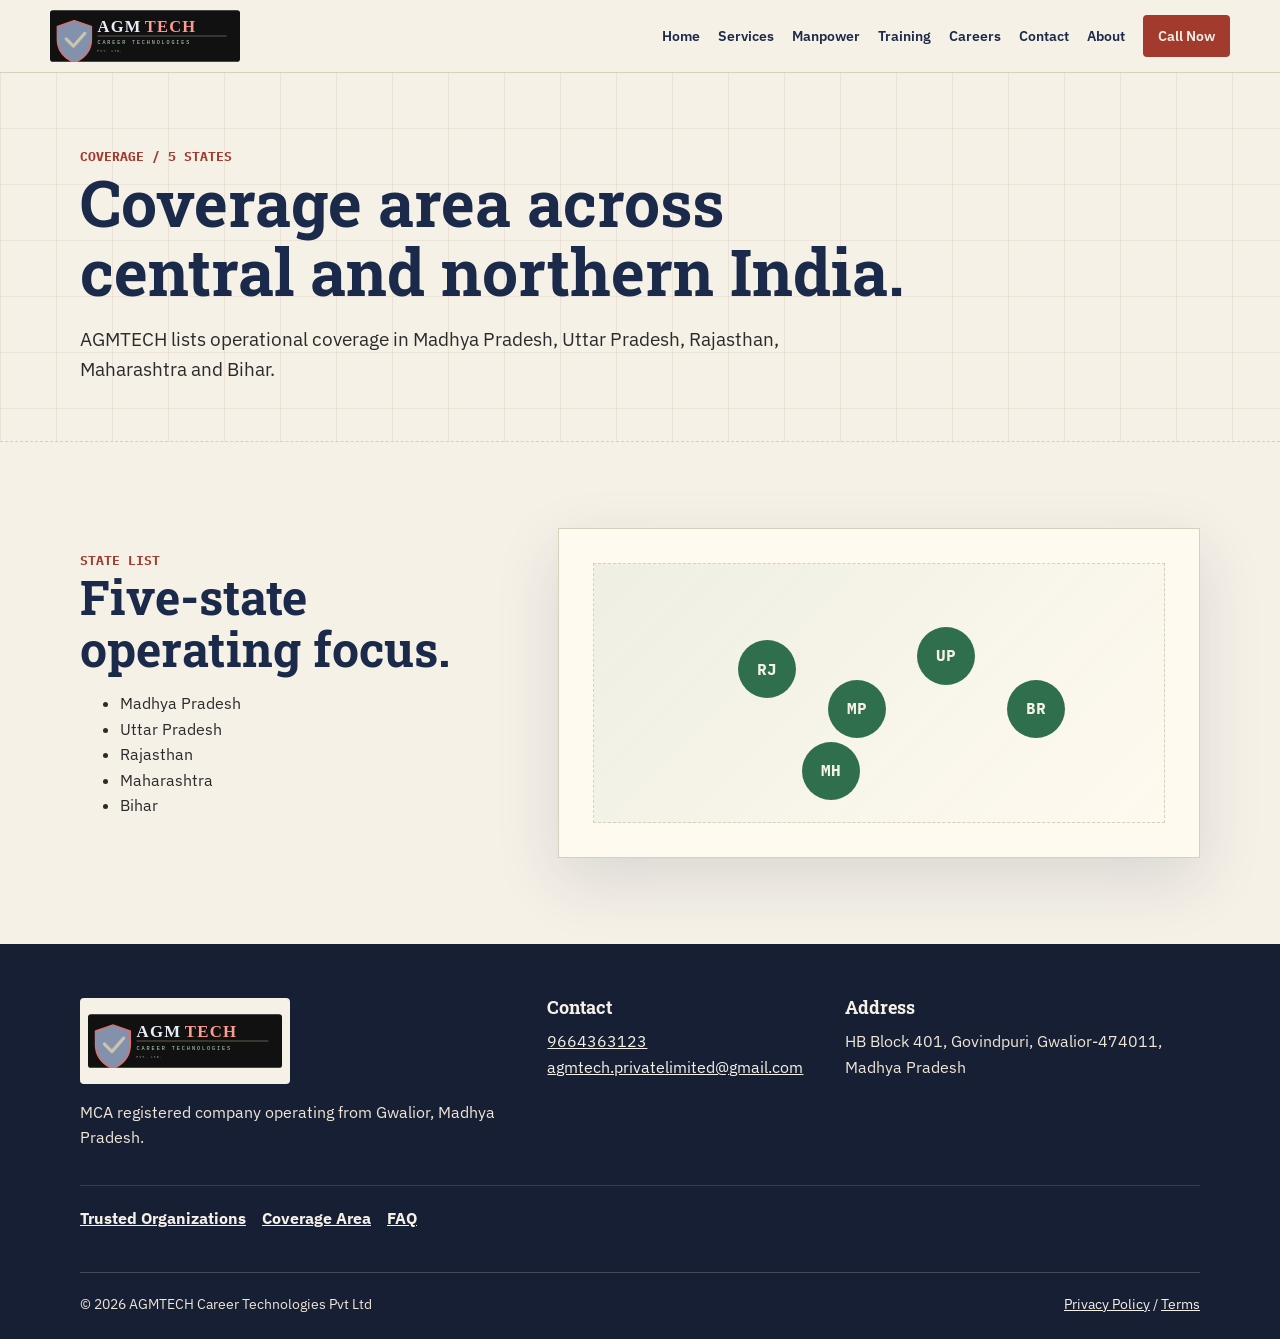
<file: coverage.html>
﻿<!doctype html>
<html lang="en">
  <head>
    <meta charset="UTF-8">
    <meta name="viewport" content="width=device-width, initial-scale=1.0">
    <title>Coverage Area | AGMTECH Career Technologies Pvt Ltd</title>
    <meta name="description" content="AGMTECH provides examination and manpower support across Madhya Pradesh, Uttar Pradesh, Rajasthan, Maharashtra and Bihar.">
    <meta name="robots" content="index, follow, max-image-preview:large">
    <link rel="canonical" href="https://agmtechcareertechnologiespvtltd.vercel.app/coverage.html" />
    <meta property="og:url" content="https://agmtechcareertechnologiespvtltd.vercel.app/coverage.html" />
    <meta property="og:title" content="AGMTECH Coverage Area" />
    <meta property="og:description" content="Operational focus across five Indian states." />
    <meta property="og:type" content="website" />
    <link rel="preconnect" href="https://fonts.googleapis.com" />
    <link rel="preconnect" href="https://fonts.gstatic.com" crossorigin />
    <link href="https://fonts.googleapis.com/css2?family=IBM+Plex+Mono:wght@500;600;700&family=IBM+Plex+Sans:wght@400;500;600;700&family=Roboto+Slab:wght@500;600;700&display=swap" rel="stylesheet" />
    <link rel="manifest" href="site.webmanifest" />
    <link rel="icon" href="assets/favicon.svg" type="image/svg+xml" />
    <link rel="stylesheet" href="assets/styles.css?v=footer-rollback-20260625" />
  </head>
  <body>
    <header class="site-header"><nav class="nav-shell" aria-label="Main navigation"><a class="wordmark" href="index.html"><img class="brand-logo" src="assets/agmtech-logo.svg" alt="AGMTECH Career Technologies Logo" width="200" /></a><button class="nav-toggle" type="button" aria-expanded="false" aria-controls="site-menu"><span></span><span></span><span></span><span class="sr-only">Menu</span></button><div class="nav-links" id="site-menu">
          <a href="index.html">Home</a><a href="services.html">Services</a><a href="manpower.html">Manpower</a><a href="training.html">Training</a><a href="careers.html">Careers</a><a href="contact.html">Contact</a><a href="about.html">About</a><a class="call-link" href="tel:+919664363123">Call Now</a></div></nav></header>
    <main>
      <section class="page-hero admit-card reveal"><div class="container"><p class="mono-line">COVERAGE / 5 STATES</p><h1>Coverage area across central and northern India.</h1><p>AGMTECH lists operational coverage in Madhya Pradesh, Uttar Pradesh, Rajasthan, Maharashtra and Bihar.</p></div></section>
      <section class="section">
        <div class="container coverage-panel reveal">
          <div>
            <p class="section-label">State List</p>
            <h2>Five-state operating focus.</h2>
            <ul>
              <li>Madhya Pradesh</li>
              <li>Uttar Pradesh</li>
              <li>Rajasthan</li>
              <li>Maharashtra</li>
              <li>Bihar</li>
            </ul>
          </div>
          <div class="map-card" role="img" aria-label="Coverage markers for MP, UP, RJ, MH and BR"><span>MP</span><span>UP</span><span>RJ</span><span>MH</span><span>BR</span></div>
        </div>
      </section>
    </main>
    <footer class="site-footer"><div class="container footer-grid"><div><a class="wordmark wordmark--footer" href="index.html"><img class="brand-logo" src="assets/agmtech-logo.svg" alt="AGMTECH Career Technologies Logo" width="200" /></a><p>MCA registered company operating from Gwalior, Madhya Pradesh.</p></div><div><h2>Contact</h2><p><a href="tel:+919664363123">9664363123</a><br /><a href="mailto:agmtech.privatelimited@gmail.com">agmtech.privatelimited@gmail.com</a></p></div><div><h2>Address</h2><p>HB Block 401, Govindpuri, Gwalior-474011, Madhya Pradesh</p></div></div><div class="quick-links"><a href="clients.html">Trusted Organizations</a><a href="coverage.html">Coverage Area</a><a href="faq.html">FAQ</a></div>
      <div class="footer-bottom container"><span>&copy; 2026 AGMTECH Career Technologies Pvt Ltd</span><span><a href="privacy.html">Privacy Policy</a> / <a href="terms.html">Terms</a></span></div></footer>
    <script src="assets/main.js"></script>
  </body>
</html>
</file>
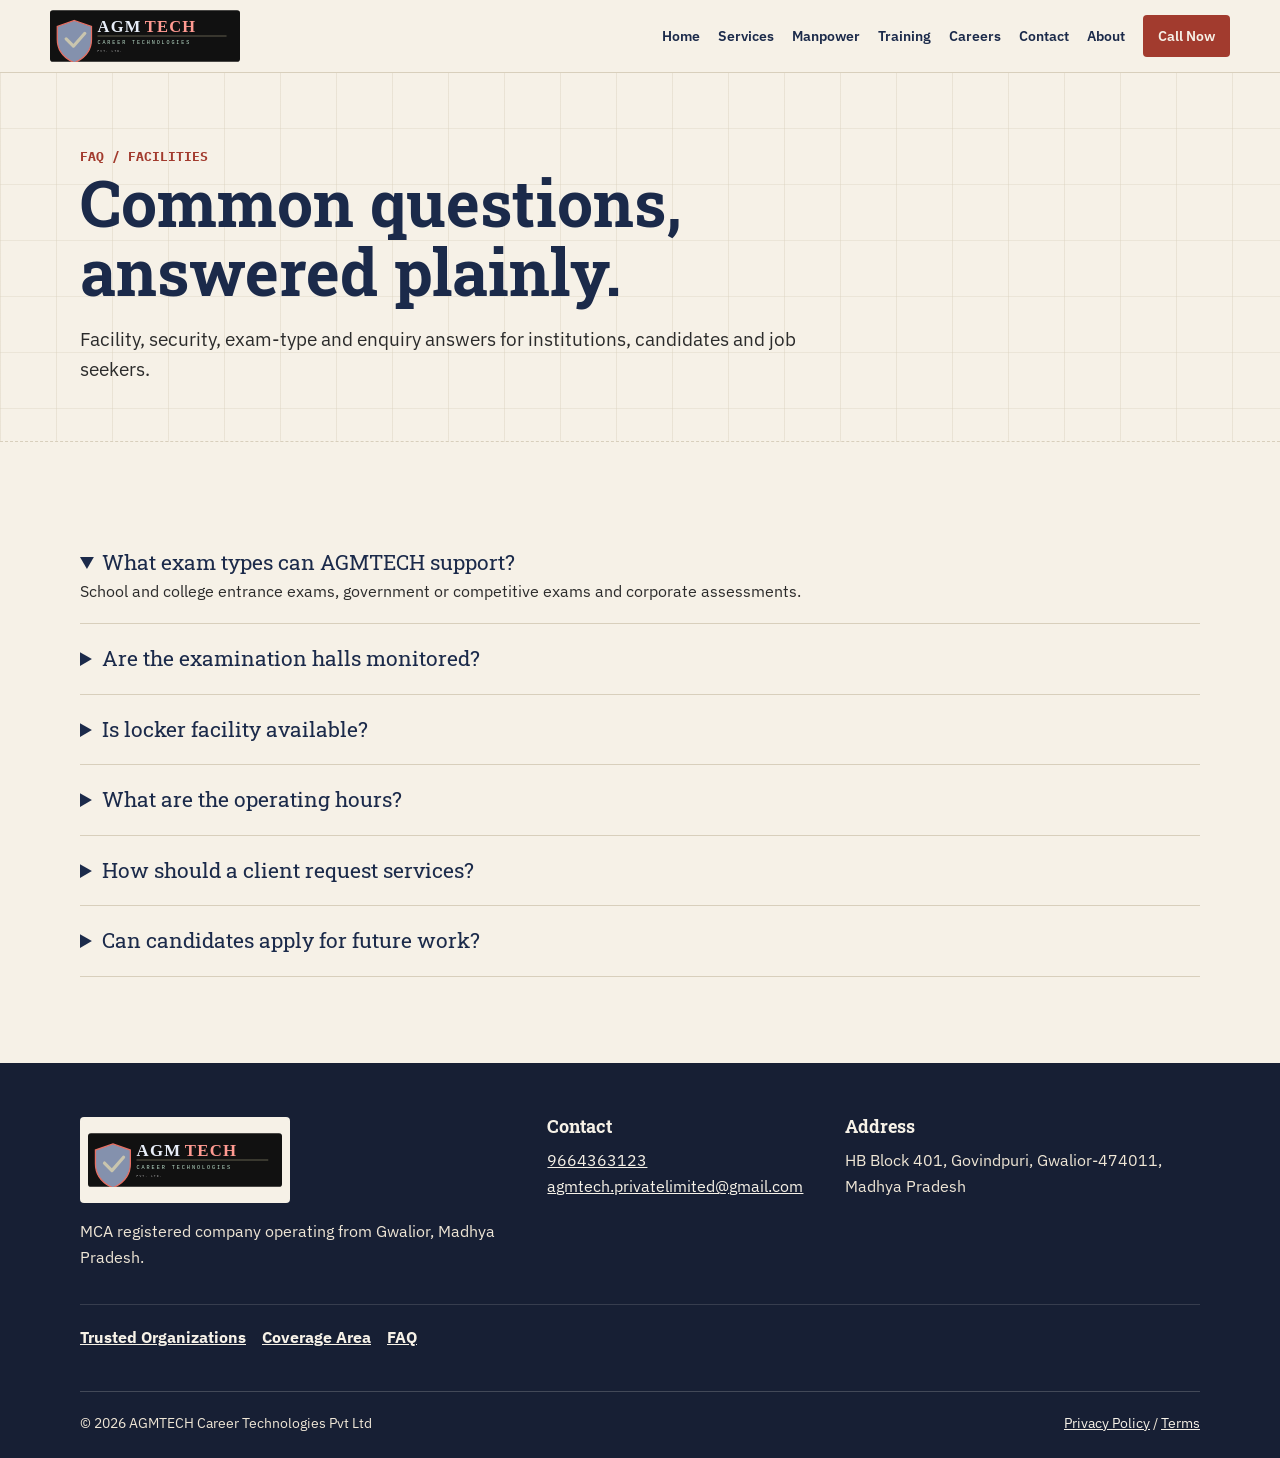
<file: faq.html>
﻿<!doctype html>
<html lang="en">
  <head>
    <meta charset="UTF-8">
    <meta name="viewport" content="width=device-width, initial-scale=1.0">
    <title>FAQ | AGMTECH Career Technologies Pvt Ltd</title>
    <meta name="description" content="Answers about AGMTECH examination facilities, CCTV monitoring, lockers, staffing support, operating hours and enquiry process.">
    <meta name="robots" content="index, follow, max-image-preview:large">
    <link rel="canonical" href="https://agmtechcareertechnologiespvtltd.vercel.app/faq.html" />
    <meta property="og:url" content="https://agmtechcareertechnologiespvtltd.vercel.app/faq.html" />
    <meta property="og:title" content="AGMTECH FAQ" />
    <meta property="og:description" content="Answers about facilities, exam types, security, lockers and enquiry process." />
    <meta property="og:type" content="website" />
    <link rel="preconnect" href="https://fonts.googleapis.com" />
    <link rel="preconnect" href="https://fonts.gstatic.com" crossorigin />
    <link href="https://fonts.googleapis.com/css2?family=IBM+Plex+Mono:wght@500;600;700&family=IBM+Plex+Sans:wght@400;500;600;700&family=Roboto+Slab:wght@500;600;700&display=swap" rel="stylesheet" />
    <link rel="manifest" href="site.webmanifest" />
    <link rel="icon" href="assets/favicon.svg" type="image/svg+xml" />
    <link rel="stylesheet" href="assets/styles.css?v=footer-rollback-20260625" />
  </head>
  <body>
    <header class="site-header"><nav class="nav-shell" aria-label="Main navigation"><a class="wordmark" href="index.html"><img class="brand-logo" src="assets/agmtech-logo.svg" alt="AGMTECH Career Technologies Logo" width="200" /></a><button class="nav-toggle" type="button" aria-expanded="false" aria-controls="site-menu"><span></span><span></span><span></span><span class="sr-only">Menu</span></button><div class="nav-links" id="site-menu">
          <a href="index.html">Home</a><a href="services.html">Services</a><a href="manpower.html">Manpower</a><a href="training.html">Training</a><a href="careers.html">Careers</a><a href="contact.html">Contact</a><a href="about.html">About</a><a class="call-link" href="tel:+919664363123">Call Now</a></div></nav></header>
    <main>
      <section class="page-hero admit-card reveal"><div class="container"><p class="mono-line">FAQ / FACILITIES</p><h1>Common questions, answered plainly.</h1><p>Facility, security, exam-type and enquiry answers for institutions, candidates and job seekers.</p></div></section>
      <section class="section">
        <div class="container faq reveal">
          <details open><summary>What exam types can AGMTECH support?</summary><p>School and college entrance exams, government or competitive exams and corporate assessments.</p></details>
          <details><summary>Are the examination halls monitored?</summary><p>The listed infrastructure includes CCTV-monitored halls for controlled examination operations.</p></details>
          <details><summary>Is locker facility available?</summary><p>Yes. Locker facility is listed for candidate belongings.</p></details>
          <details><summary>What are the operating hours?</summary><p>AGMTECH is listed as open 24 Hrs.</p></details>
          <details><summary>How should a client request services?</summary><p>Call 9664363123 or submit the enquiry form with the service interest and message.</p></details>
          <details><summary>Can candidates apply for future work?</summary><p>Yes. The Careers page has an application form for future openings.</p></details>
        </div>
      </section>
    </main>
    <footer class="site-footer"><div class="container footer-grid"><div><a class="wordmark wordmark--footer" href="index.html"><img class="brand-logo" src="assets/agmtech-logo.svg" alt="AGMTECH Career Technologies Logo" width="200" /></a><p>MCA registered company operating from Gwalior, Madhya Pradesh.</p></div><div><h2>Contact</h2><p><a href="tel:+919664363123">9664363123</a><br /><a href="mailto:agmtech.privatelimited@gmail.com">agmtech.privatelimited@gmail.com</a></p></div><div><h2>Address</h2><p>HB Block 401, Govindpuri, Gwalior-474011, Madhya Pradesh</p></div></div><div class="quick-links"><a href="clients.html">Trusted Organizations</a><a href="coverage.html">Coverage Area</a><a href="faq.html">FAQ</a></div>
      <div class="footer-bottom container"><span>&copy; 2026 AGMTECH Career Technologies Pvt Ltd</span><span><a href="privacy.html">Privacy Policy</a> / <a href="terms.html">Terms</a></span></div></footer>
    <script src="assets/main.js"></script>
  </body>
</html>
</file>
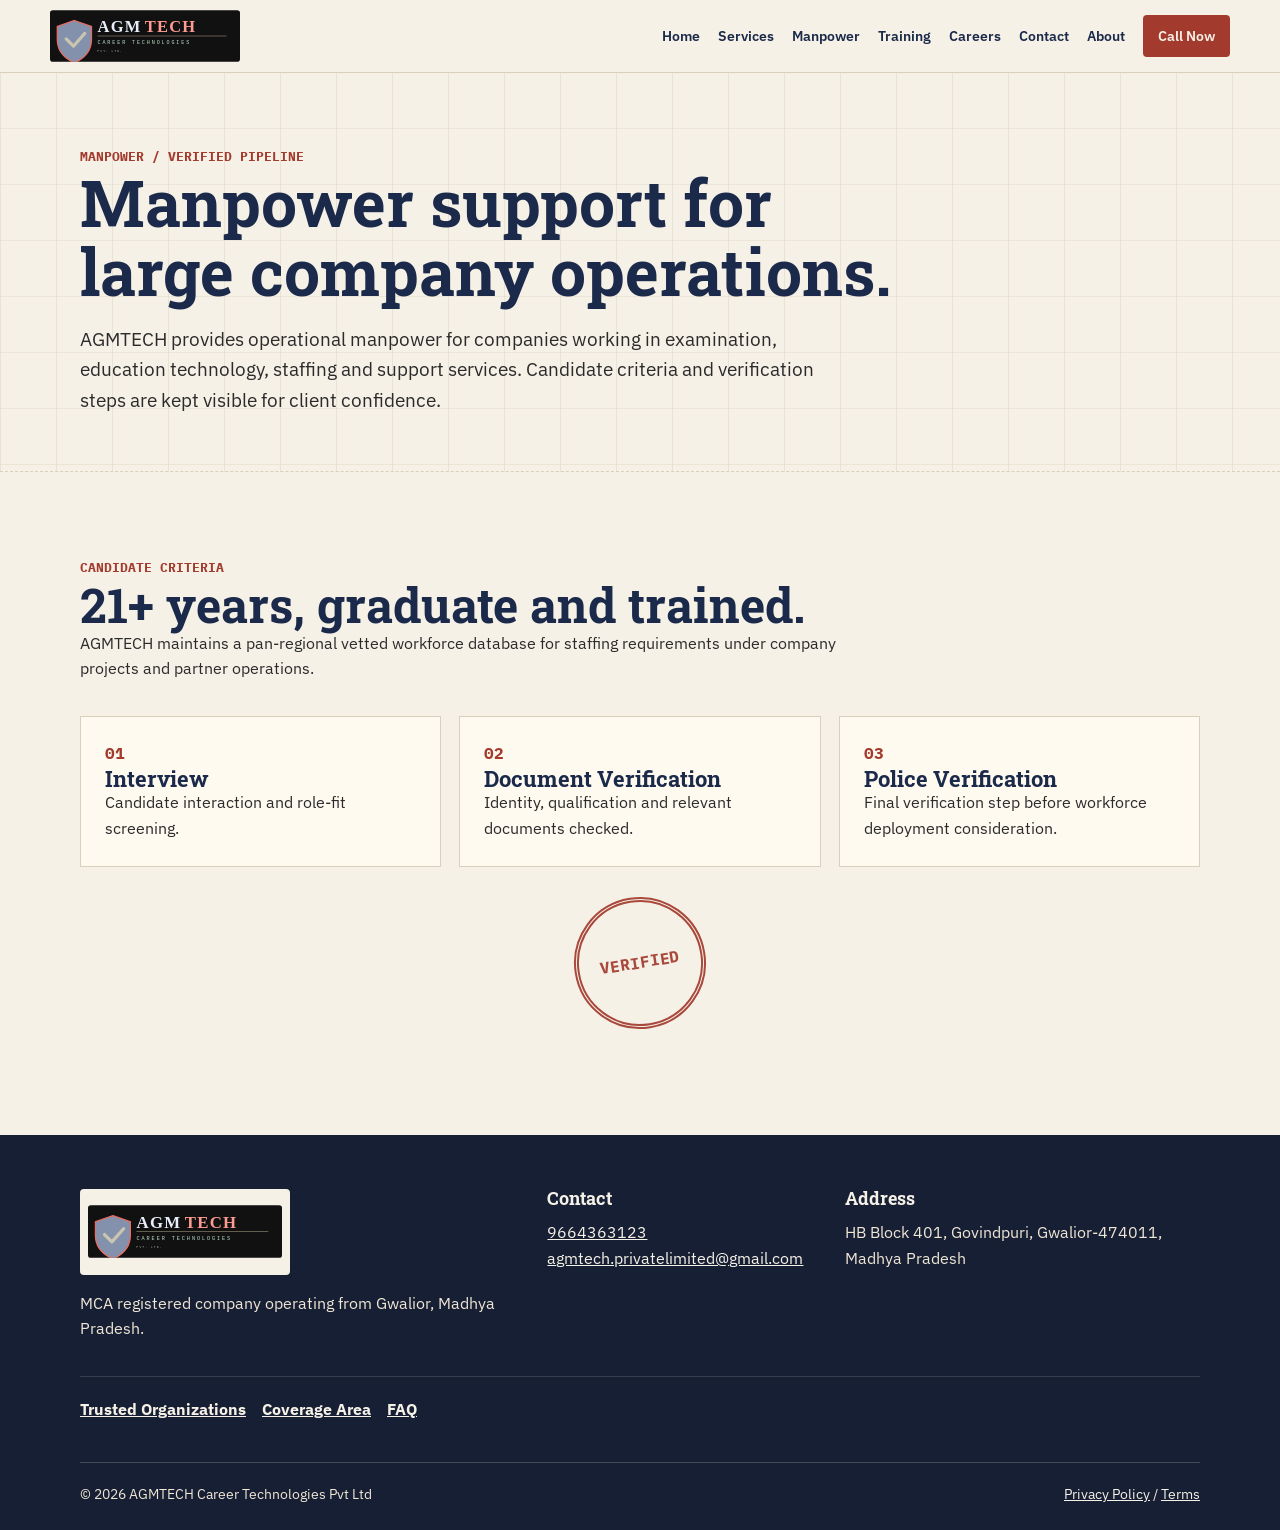
<file: manpower.html>
﻿<!doctype html>
<html lang="en">
  <head><meta charset="UTF-8"><meta name="viewport" content="width=device-width, initial-scale=1.0"><title>Manpower | AGMTECH Career Technologies Pvt Ltd</title><meta name="description" content="Verified manpower staffing services with interview, document verification and police verification process for company operations.">
    <meta name="robots" content="index, follow, max-image-preview:large">
    <link rel="canonical" href="https://agmtechcareertechnologiespvtltd.vercel.app/manpower.html" />
    <meta property="og:url" content="https://agmtechcareertechnologiespvtltd.vercel.app/manpower.html" /><meta property="og:title" content="AGMTECH Manpower and Staffing" /><meta property="og:description" content="Vetted workforce database across central India." /><meta property="og:type" content="website" /><link rel="preconnect" href="https://fonts.googleapis.com" /><link rel="preconnect" href="https://fonts.gstatic.com" crossorigin /><link href="https://fonts.googleapis.com/css2?family=IBM+Plex+Mono:wght@500;600;700&family=IBM+Plex+Sans:wght@400;500;600;700&family=Roboto+Slab:wght@500;600;700&display=swap" rel="stylesheet" /><link rel="manifest" href="site.webmanifest" />
    <link rel="icon" href="assets/favicon.svg" type="image/svg+xml" />
    <link rel="stylesheet" href="assets/styles.css?v=footer-rollback-20260625" /></head>
  <body><header class="site-header"><nav class="nav-shell" aria-label="Main navigation"><a class="wordmark" href="index.html"><img class="brand-logo" src="assets/agmtech-logo.svg" alt="AGMTECH Career Technologies Logo" width="200" /></a><button class="nav-toggle" type="button" aria-expanded="false" aria-controls="site-menu"><span></span><span></span><span></span><span class="sr-only">Menu</span></button><div class="nav-links" id="site-menu">
          <a href="index.html">Home</a><a href="services.html">Services</a><a href="manpower.html">Manpower</a><a href="training.html">Training</a><a href="careers.html">Careers</a><a href="contact.html">Contact</a><a href="about.html">About</a><a class="call-link" href="tel:+919664363123">Call Now</a></div></nav></header>
    <main><section class="page-hero admit-card reveal"><div class="container"><p class="mono-line">MANPOWER / VERIFIED PIPELINE</p><h1>Manpower support for large company operations.</h1><p>AGMTECH provides operational manpower for companies working in examination, education technology, staffing and support services. Candidate criteria and verification steps are kept visible for client confidence.</p></div></section>
      <section class="section"><div class="container"><div class="section-heading reveal"><p class="section-label">Candidate Criteria</p><h2>21+ years, graduate and trained.</h2><p>AGMTECH maintains a pan-regional vetted workforce database for staffing requirements under company projects and partner operations.</p></div><div class="process reveal"><article><span>01</span><h3>Interview</h3><p>Candidate interaction and role-fit screening.</p></article><article><span>02</span><h3>Document Verification</h3><p>Identity, qualification and relevant documents checked.</p></article><article><span>03</span><h3>Police Verification</h3><p>Final verification step before workforce deployment consideration.</p></article></div><div class="stamp is-visible" aria-label="Verified">Verified</div></div></section>
    </main><footer class="site-footer"><div class="container footer-grid"><div><a class="wordmark wordmark--footer" href="index.html"><img class="brand-logo" src="assets/agmtech-logo.svg" alt="AGMTECH Career Technologies Logo" width="200" /></a><p>MCA registered company operating from Gwalior, Madhya Pradesh.</p></div><div><h2>Contact</h2><p><a href="tel:+919664363123">9664363123</a><br /><a href="mailto:agmtech.privatelimited@gmail.com">agmtech.privatelimited@gmail.com</a></p></div><div><h2>Address</h2><p>HB Block 401, Govindpuri, Gwalior-474011, Madhya Pradesh</p></div></div><div class="quick-links"><a href="clients.html">Trusted Organizations</a><a href="coverage.html">Coverage Area</a><a href="faq.html">FAQ</a></div>
      <div class="footer-bottom container"><span>&copy; 2026 AGMTECH Career Technologies Pvt Ltd</span><span><a href="privacy.html">Privacy Policy</a> / <a href="terms.html">Terms</a></span></div></footer><script src="assets/main.js"></script></body>
</html>
</file>
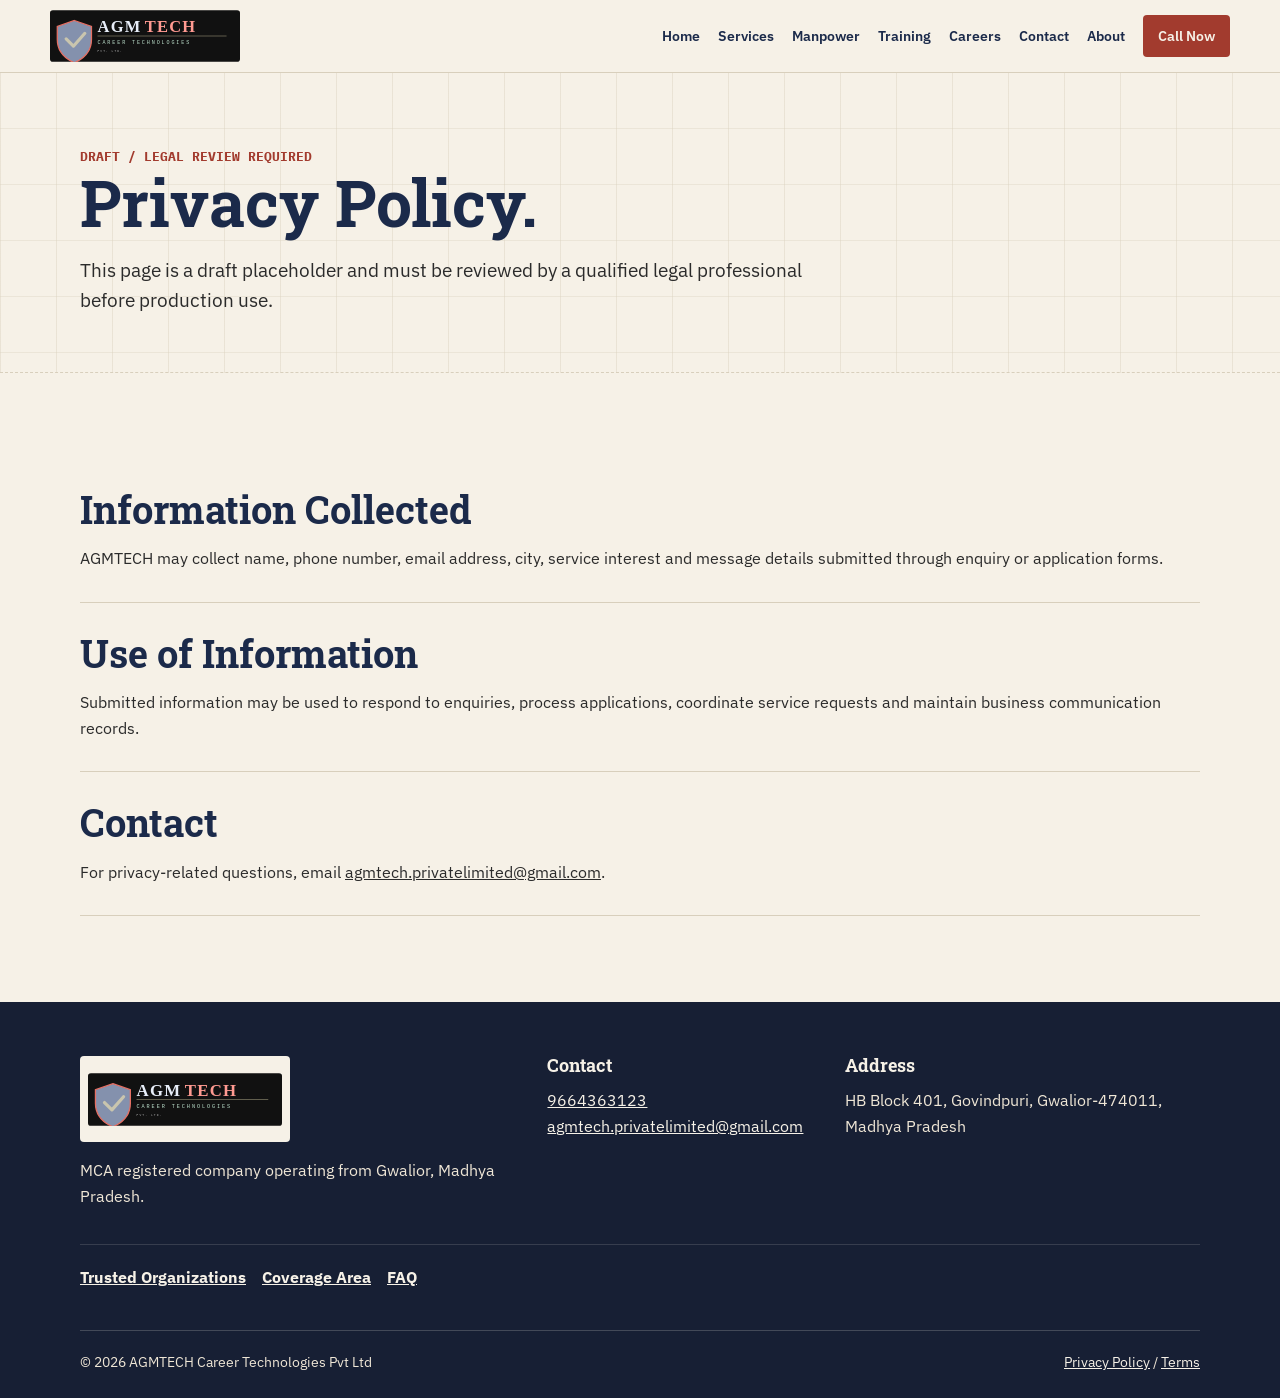
<file: privacy.html>
﻿<!doctype html>
<html lang="en">
  <head>
    <meta charset="UTF-8">
    <meta name="viewport" content="width=device-width, initial-scale=1.0">
    <title>Privacy Policy | AGMTECH Career Technologies Pvt Ltd</title>
    <meta name="description" content="Draft privacy policy for AGMTECH Career Technologies Pvt Ltd covering enquiry and application information handling.">
    <meta name="robots" content="index, follow, max-image-preview:large">
    <link rel="canonical" href="https://agmtechcareertechnologiespvtltd.vercel.app/privacy.html" />
    <meta property="og:url" content="https://agmtechcareertechnologiespvtltd.vercel.app/privacy.html" />
    <meta property="og:title" content="AGMTECH Privacy Policy" />
    <meta property="og:description" content="Draft privacy policy, pending legal review." />
    <meta property="og:type" content="website" />
    <link rel="preconnect" href="https://fonts.googleapis.com" />
    <link rel="preconnect" href="https://fonts.gstatic.com" crossorigin />
    <link href="https://fonts.googleapis.com/css2?family=IBM+Plex+Mono:wght@500;600;700&family=IBM+Plex+Sans:wght@400;500;600;700&family=Roboto+Slab:wght@500;600;700&display=swap" rel="stylesheet" />
    <link rel="manifest" href="site.webmanifest" />
    <link rel="icon" href="assets/favicon.svg" type="image/svg+xml" />
    <link rel="stylesheet" href="assets/styles.css?v=footer-rollback-20260625" />
  </head>
  <body>
    <!-- DRAFT: needs legal review -->
    <header class="site-header"><nav class="nav-shell" aria-label="Main navigation"><a class="wordmark" href="index.html"><img class="brand-logo" src="assets/agmtech-logo.svg" alt="AGMTECH Career Technologies Logo" width="200" /></a><button class="nav-toggle" type="button" aria-expanded="false" aria-controls="site-menu"><span></span><span></span><span></span><span class="sr-only">Menu</span></button><div class="nav-links" id="site-menu">
          <a href="index.html">Home</a><a href="services.html">Services</a><a href="manpower.html">Manpower</a><a href="training.html">Training</a><a href="careers.html">Careers</a><a href="contact.html">Contact</a><a href="about.html">About</a><a class="call-link" href="tel:+919664363123">Call Now</a></div></nav></header>
    <main>
      <section class="page-hero admit-card reveal"><div class="container"><p class="mono-line">DRAFT / LEGAL REVIEW REQUIRED</p><h1>Privacy Policy.</h1><p>This page is a draft placeholder and must be reviewed by a qualified legal professional before production use.</p></div></section>
      <section class="section"><div class="container"><article class="doc-block reveal"><h2>Information Collected</h2><p>AGMTECH may collect name, phone number, email address, city, service interest and message details submitted through enquiry or application forms.</p></article><article class="doc-block reveal"><h2>Use of Information</h2><p>Submitted information may be used to respond to enquiries, process applications, coordinate service requests and maintain business communication records.</p></article><article class="doc-block reveal"><h2>Contact</h2><p>For privacy-related questions, email <a href="mailto:agmtech.privatelimited@gmail.com">agmtech.privatelimited@gmail.com</a>.</p></article></div></section>
    </main>
    <footer class="site-footer"><div class="container footer-grid"><div><a class="wordmark wordmark--footer" href="index.html"><img class="brand-logo" src="assets/agmtech-logo.svg" alt="AGMTECH Career Technologies Logo" width="200" /></a><p>MCA registered company operating from Gwalior, Madhya Pradesh.</p></div><div><h2>Contact</h2><p><a href="tel:+919664363123">9664363123</a><br /><a href="mailto:agmtech.privatelimited@gmail.com">agmtech.privatelimited@gmail.com</a></p></div><div><h2>Address</h2><p>HB Block 401, Govindpuri, Gwalior-474011, Madhya Pradesh</p></div></div><div class="quick-links"><a href="clients.html">Trusted Organizations</a><a href="coverage.html">Coverage Area</a><a href="faq.html">FAQ</a></div>
      <div class="footer-bottom container"><span>&copy; 2026 AGMTECH Career Technologies Pvt Ltd</span><span><a href="privacy.html">Privacy Policy</a> / <a href="terms.html">Terms</a></span></div></footer>
    <script src="assets/main.js"></script>
  </body>
</html>
</file>
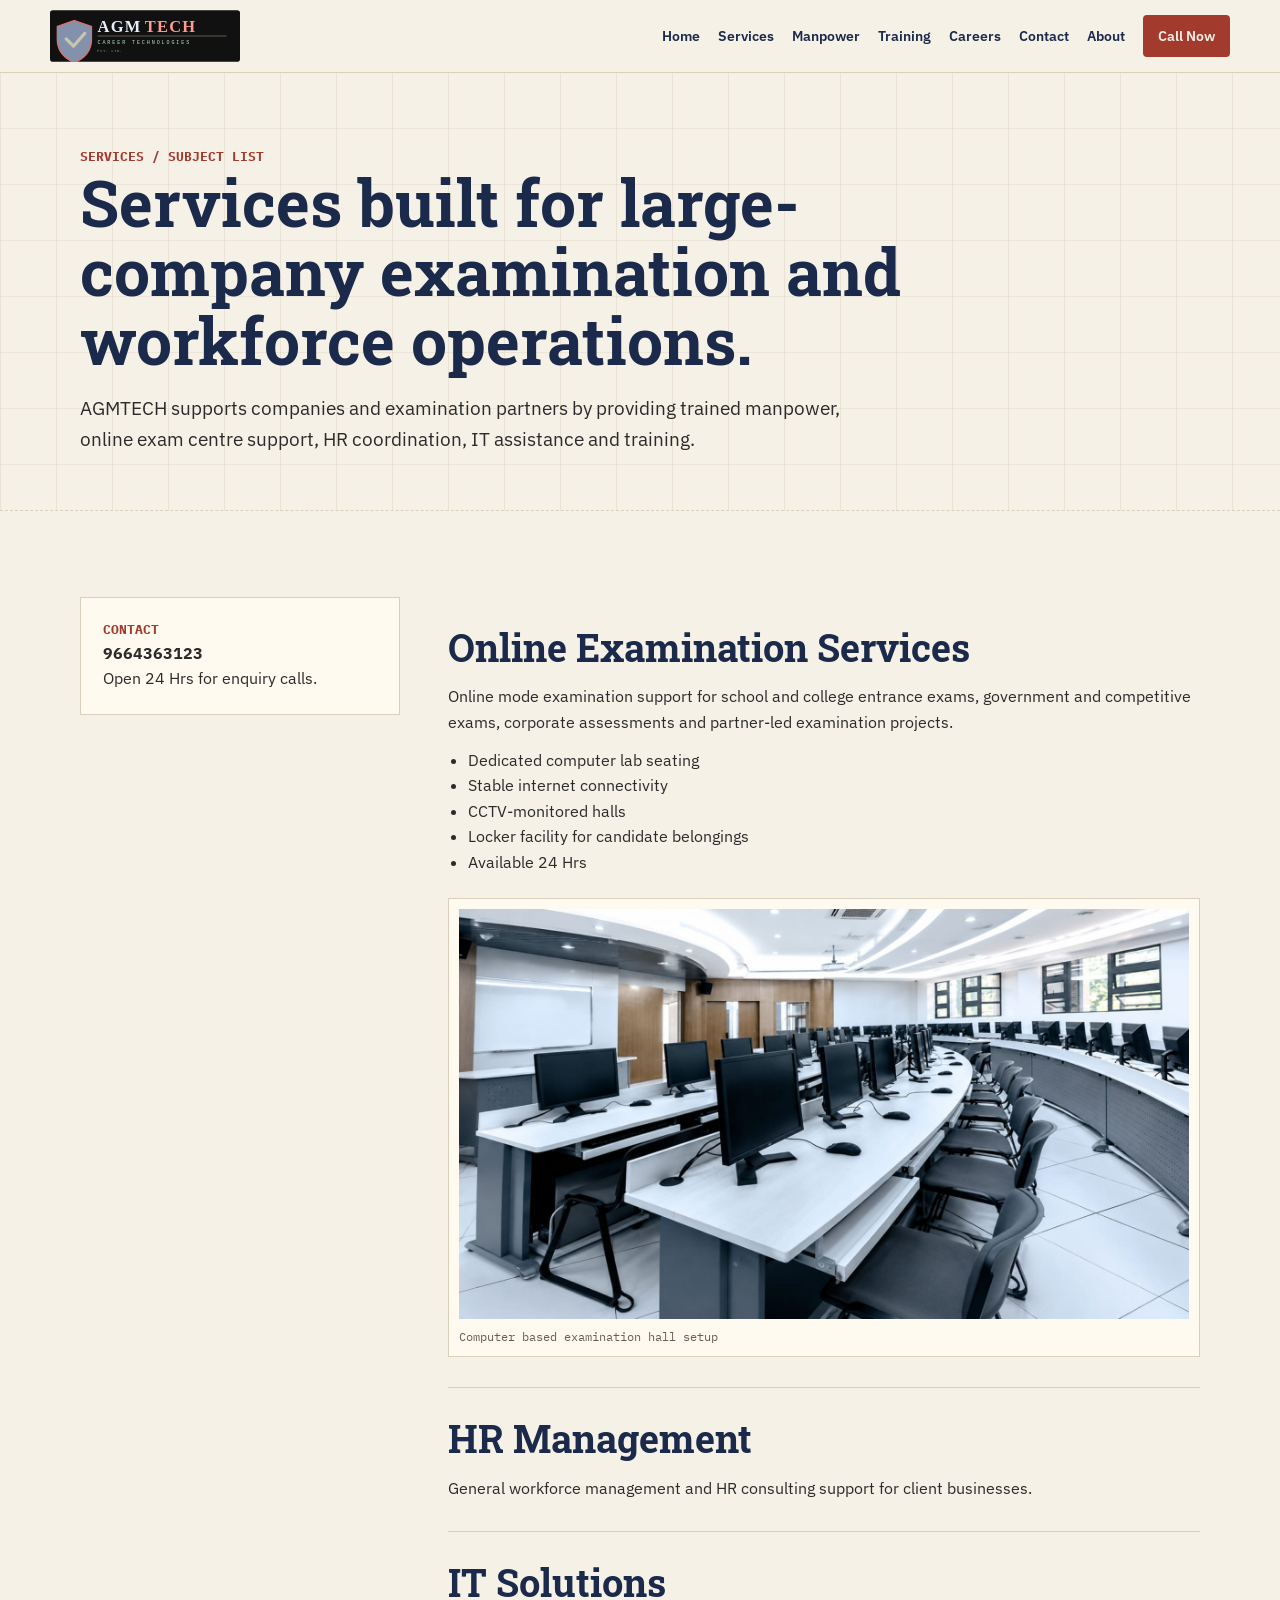
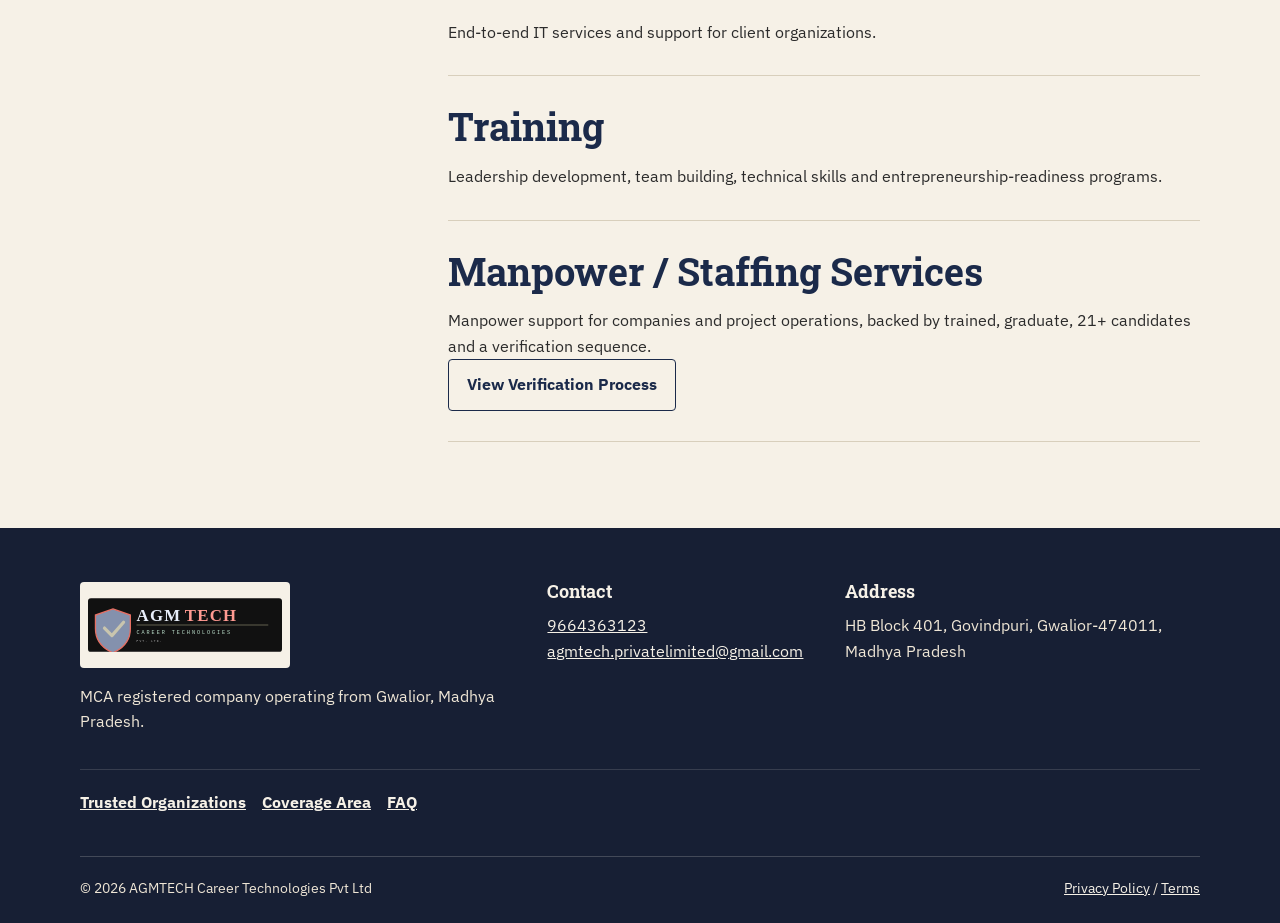
<file: services.html>
﻿<!doctype html>
<html lang="en">
  <head>
    <meta charset="UTF-8">
    <meta name="viewport" content="width=device-width, initial-scale=1.0">
    <title>Services | AGMTECH Career Technologies Pvt Ltd</title>
    <meta name="description" content="Explore AGMTECH online examination, manpower staffing, HR management, IT solutions and training support services across Central India.">
    <meta name="robots" content="index, follow, max-image-preview:large">
    <link rel="canonical" href="https://agmtechcareertechnologiespvtltd.vercel.app/services.html" />
    <meta property="og:url" content="https://agmtechcareertechnologiespvtltd.vercel.app/services.html" />
    <meta property="og:title" content="AGMTECH Services" />
    <meta property="og:description" content="Online examination services, HR, IT, training and staffing services." />
    <meta property="og:type" content="website" />
    <link rel="preconnect" href="https://fonts.googleapis.com" />
    <link rel="preconnect" href="https://fonts.gstatic.com" crossorigin />
    <link href="https://fonts.googleapis.com/css2?family=IBM+Plex+Mono:wght@500;600;700&family=IBM+Plex+Sans:wght@400;500;600;700&family=Roboto+Slab:wght@500;600;700&display=swap" rel="stylesheet" />
    <link rel="manifest" href="site.webmanifest" />
    <link rel="icon" href="assets/favicon.svg" type="image/svg+xml" />
    <link rel="stylesheet" href="assets/styles.css?v=footer-rollback-20260625" />
  </head>
  <body>
    <header class="site-header"><nav class="nav-shell" aria-label="Main navigation"><a class="wordmark" href="index.html"><img class="brand-logo" src="assets/agmtech-logo.svg" alt="AGMTECH Career Technologies Logo" width="200" /></a><button class="nav-toggle" type="button" aria-expanded="false" aria-controls="site-menu"><span></span><span></span><span></span><span class="sr-only">Menu</span></button><div class="nav-links" id="site-menu">
          <a href="index.html">Home</a><a href="services.html">Services</a><a href="manpower.html">Manpower</a><a href="training.html">Training</a><a href="careers.html">Careers</a><a href="contact.html">Contact</a><a href="about.html">About</a><a class="call-link" href="tel:+919664363123">Call Now</a></div></nav></header>
    <main>
      <section class="page-hero admit-card reveal"><div class="container"><p class="mono-line">SERVICES / SUBJECT LIST</p><h1>Services built for large-company examination and workforce operations.</h1><p>AGMTECH supports companies and examination partners by providing trained manpower, online exam centre support, HR coordination, IT assistance and training.</p></div></section>
      <section class="section"><div class="container content-grid"><aside class="side-note reveal"><p class="mono-line">CONTACT</p><p><strong>9664363123</strong></p><p>Open 24 Hrs for enquiry calls.</p></aside><div>
        <article class="doc-block reveal" id="online-exams"><h2>Online Examination Services</h2><p>Online mode examination support for school and college entrance exams, government and competitive exams, corporate assessments and partner-led examination projects.</p><ul><li>Dedicated computer lab seating</li><li>Stable internet connectivity</li><li>CCTV-monitored halls</li><li>Locker facility for candidate belongings</li><li>Available 24 Hrs</li></ul><!-- PLACEHOLDER: High-res facility photos -->
<figure class="service-photo"><img src="assets/exam-hall.jpeg" alt="AGMTECH computer-based examination hall with desktop systems and seating" loading="lazy" /><figcaption>Computer based examination hall setup</figcaption></figure></article>
        <article class="doc-block reveal" id="hr"><h2>HR Management</h2><p>General workforce management and HR consulting support for client businesses.</p></article>
        <article class="doc-block reveal" id="it"><h2>IT Solutions</h2><p>End-to-end IT services and support for client organizations.</p></article>
        <article class="doc-block reveal" id="training"><h2>Training</h2><p>Leadership development, team building, technical skills and entrepreneurship-readiness programs.</p></article>
        <article class="doc-block reveal" id="staffing"><h2>Manpower / Staffing Services</h2><p>Manpower support for companies and project operations, backed by trained, graduate, 21+ candidates and a verification sequence.</p><a class="btn btn--secondary" href="manpower.html">View Verification Process</a></article>
      </div></div></section>
    </main>
    <footer class="site-footer"><div class="container footer-grid"><div><a class="wordmark wordmark--footer" href="index.html"><img class="brand-logo" src="assets/agmtech-logo.svg" alt="AGMTECH Career Technologies Logo" width="200" /></a><p>MCA registered company operating from Gwalior, Madhya Pradesh.</p></div><div><h2>Contact</h2><p><a href="tel:+919664363123">9664363123</a><br /><a href="mailto:agmtech.privatelimited@gmail.com">agmtech.privatelimited@gmail.com</a></p></div><div><h2>Address</h2><p>HB Block 401, Govindpuri, Gwalior-474011, Madhya Pradesh</p></div></div><div class="quick-links"><a href="clients.html">Trusted Organizations</a><a href="coverage.html">Coverage Area</a><a href="faq.html">FAQ</a></div>
      <div class="footer-bottom container"><span>&copy; 2026 AGMTECH Career Technologies Pvt Ltd</span><span><a href="privacy.html">Privacy Policy</a> / <a href="terms.html">Terms</a></span></div></footer>
    <script src="assets/main.js"></script>
  </body>
</html>
</file>
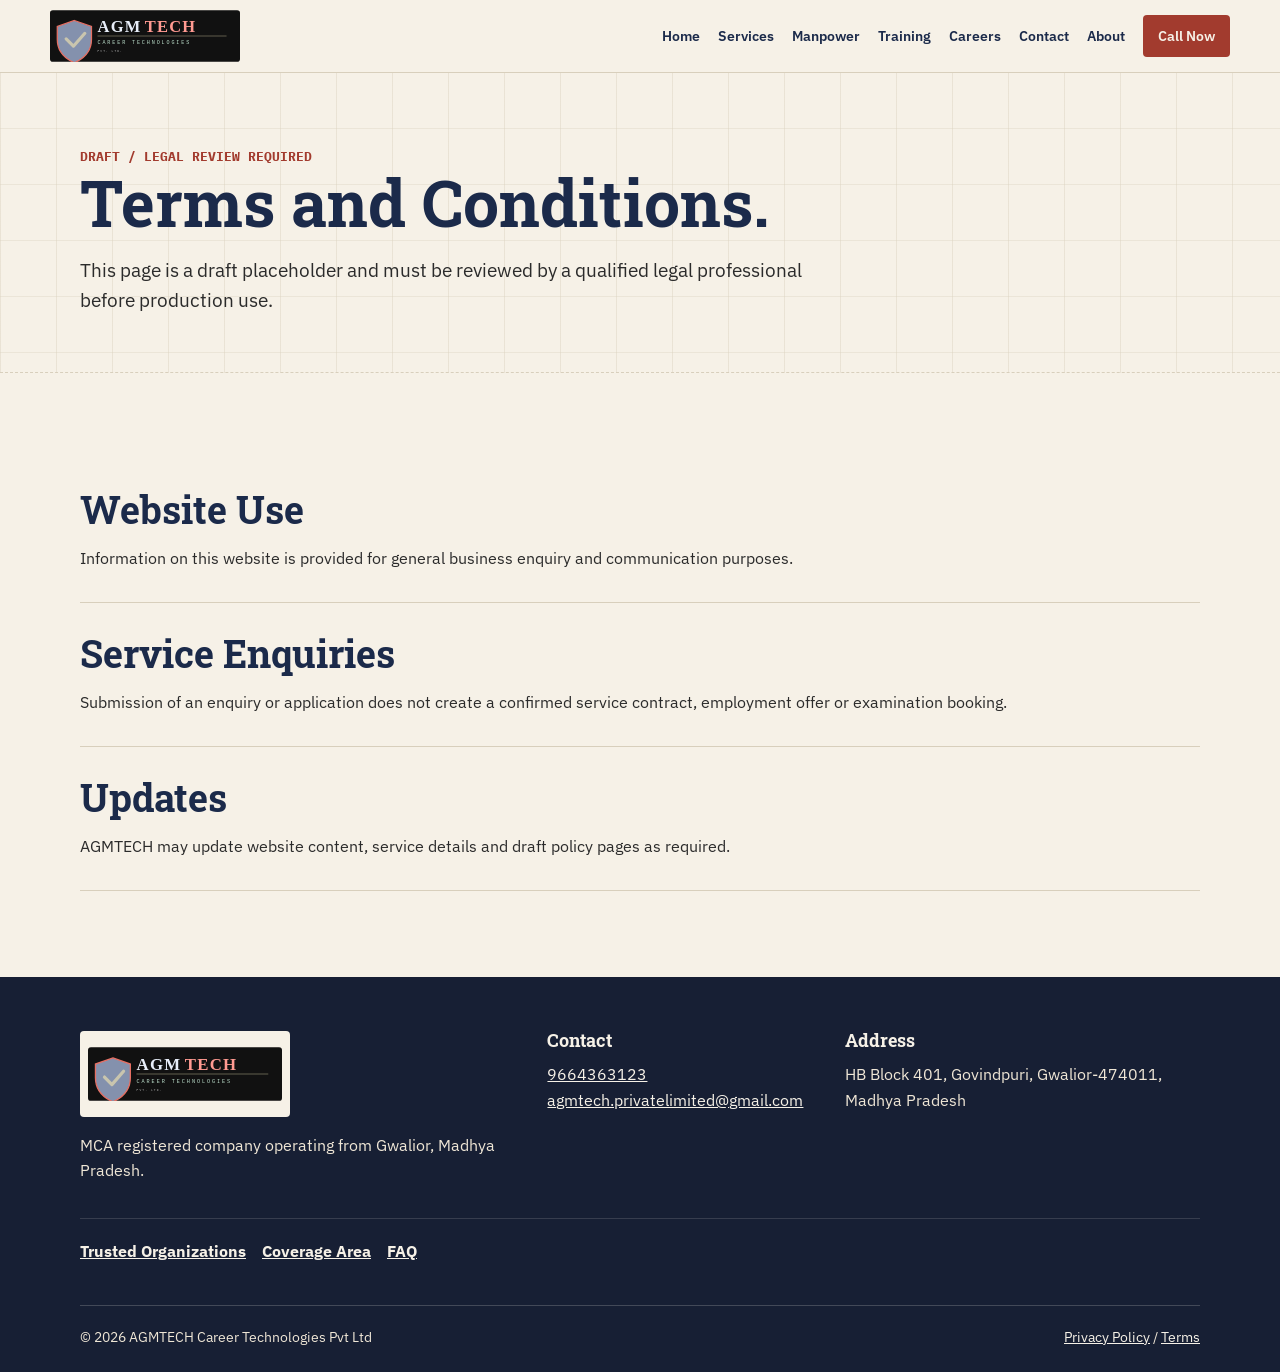
<file: terms.html>
﻿<!doctype html>
<html lang="en">
  <head>
    <meta charset="UTF-8">
    <meta name="viewport" content="width=device-width, initial-scale=1.0">
    <title>Terms and Conditions | AGMTECH Career Technologies Pvt Ltd</title>
    <meta name="description" content="Draft terms and conditions for AGMTECH Career Technologies Pvt Ltd website, enquiries, service information and updates.">
    <meta name="robots" content="index, follow, max-image-preview:large">
    <link rel="canonical" href="https://agmtechcareertechnologiespvtltd.vercel.app/terms.html" />
    <meta property="og:url" content="https://agmtechcareertechnologiespvtltd.vercel.app/terms.html" />
    <meta property="og:title" content="AGMTECH Terms and Conditions" />
    <meta property="og:description" content="Draft terms and conditions, pending legal review." />
    <meta property="og:type" content="website" />
    <link rel="preconnect" href="https://fonts.googleapis.com" />
    <link rel="preconnect" href="https://fonts.gstatic.com" crossorigin />
    <link href="https://fonts.googleapis.com/css2?family=IBM+Plex+Mono:wght@500;600;700&family=IBM+Plex+Sans:wght@400;500;600;700&family=Roboto+Slab:wght@500;600;700&display=swap" rel="stylesheet" />
    <link rel="manifest" href="site.webmanifest" />
    <link rel="icon" href="assets/favicon.svg" type="image/svg+xml" />
    <link rel="stylesheet" href="assets/styles.css?v=footer-rollback-20260625" />
  </head>
  <body>
    <!-- DRAFT: needs legal review -->
    <header class="site-header"><nav class="nav-shell" aria-label="Main navigation"><a class="wordmark" href="index.html"><img class="brand-logo" src="assets/agmtech-logo.svg" alt="AGMTECH Career Technologies Logo" width="200" /></a><button class="nav-toggle" type="button" aria-expanded="false" aria-controls="site-menu"><span></span><span></span><span></span><span class="sr-only">Menu</span></button><div class="nav-links" id="site-menu">
          <a href="index.html">Home</a><a href="services.html">Services</a><a href="manpower.html">Manpower</a><a href="training.html">Training</a><a href="careers.html">Careers</a><a href="contact.html">Contact</a><a href="about.html">About</a><a class="call-link" href="tel:+919664363123">Call Now</a></div></nav></header>
    <main>
      <section class="page-hero admit-card reveal"><div class="container"><p class="mono-line">DRAFT / LEGAL REVIEW REQUIRED</p><h1>Terms and Conditions.</h1><p>This page is a draft placeholder and must be reviewed by a qualified legal professional before production use.</p></div></section>
      <section class="section"><div class="container"><article class="doc-block reveal"><h2>Website Use</h2><p>Information on this website is provided for general business enquiry and communication purposes.</p></article><article class="doc-block reveal"><h2>Service Enquiries</h2><p>Submission of an enquiry or application does not create a confirmed service contract, employment offer or examination booking.</p></article><article class="doc-block reveal"><h2>Updates</h2><p>AGMTECH may update website content, service details and draft policy pages as required.</p></article></div></section>
    </main>
    <footer class="site-footer"><div class="container footer-grid"><div><a class="wordmark wordmark--footer" href="index.html"><img class="brand-logo" src="assets/agmtech-logo.svg" alt="AGMTECH Career Technologies Logo" width="200" /></a><p>MCA registered company operating from Gwalior, Madhya Pradesh.</p></div><div><h2>Contact</h2><p><a href="tel:+919664363123">9664363123</a><br /><a href="mailto:agmtech.privatelimited@gmail.com">agmtech.privatelimited@gmail.com</a></p></div><div><h2>Address</h2><p>HB Block 401, Govindpuri, Gwalior-474011, Madhya Pradesh</p></div></div><div class="quick-links"><a href="clients.html">Trusted Organizations</a><a href="coverage.html">Coverage Area</a><a href="faq.html">FAQ</a></div>
      <div class="footer-bottom container"><span>&copy; 2026 AGMTECH Career Technologies Pvt Ltd</span><span><a href="privacy.html">Privacy Policy</a> / <a href="terms.html">Terms</a></span></div></footer>
    <script src="assets/main.js"></script>
  </body>
</html>
</file>
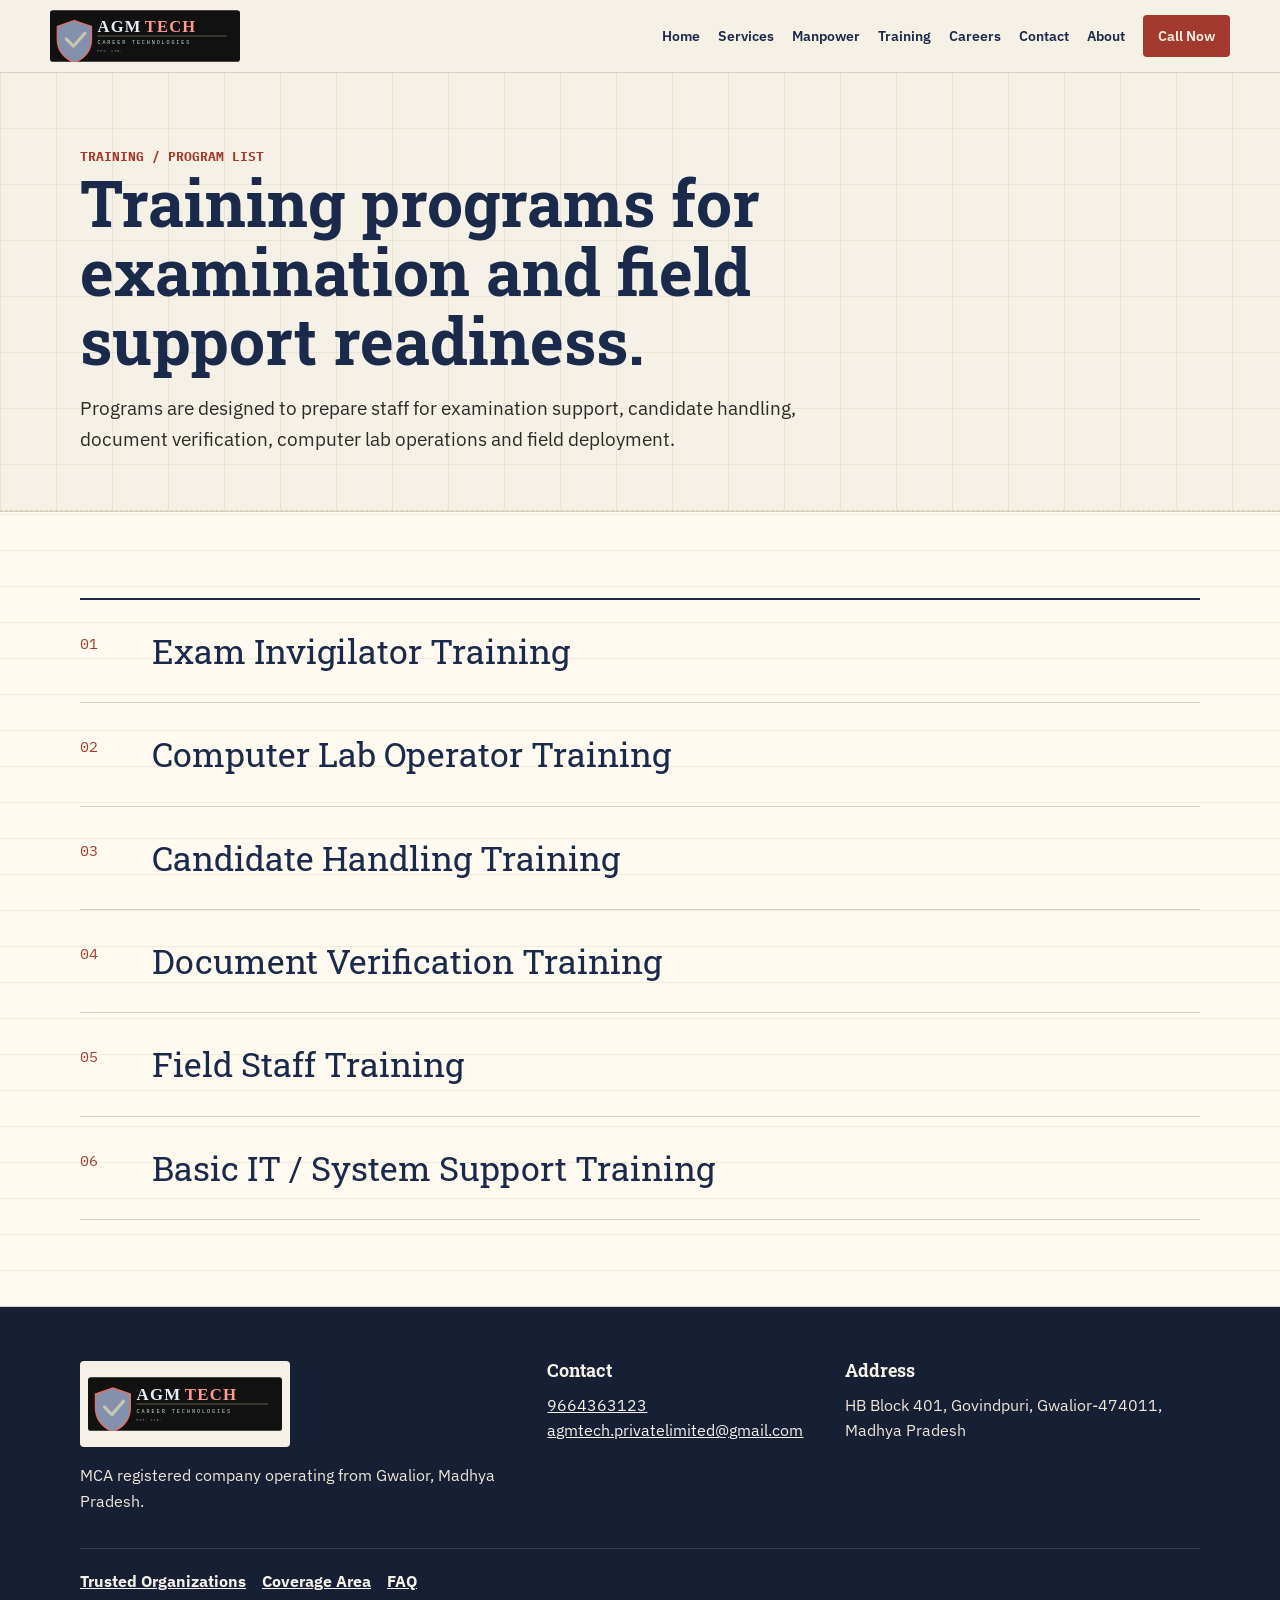
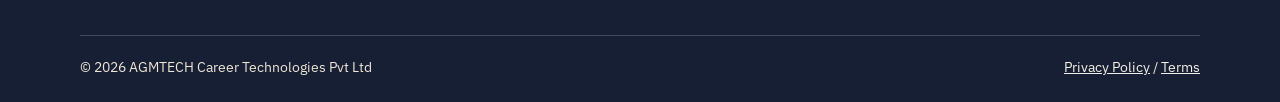
<file: training.html>
﻿<!doctype html>
<html lang="en">
  <head><meta charset="UTF-8"><meta name="viewport" content="width=device-width, initial-scale=1.0"><title>Training | AGMTECH Career Technologies Pvt Ltd</title><meta name="description" content="Operational training for exam invigilators, lab operators, candidate handling, document verification, field staff and basic IT support.">
    <meta name="robots" content="index, follow, max-image-preview:large">
    <link rel="canonical" href="https://agmtechcareertechnologiespvtltd.vercel.app/training.html" />
    <meta property="og:url" content="https://agmtechcareertechnologiespvtltd.vercel.app/training.html" /><meta property="og:title" content="AGMTECH Training Programs" /><meta property="og:description" content="Operational training programs for examination and field support staff." /><meta property="og:type" content="website" /><link rel="preconnect" href="https://fonts.googleapis.com" /><link rel="preconnect" href="https://fonts.gstatic.com" crossorigin /><link href="https://fonts.googleapis.com/css2?family=IBM+Plex+Mono:wght@500;600;700&family=IBM+Plex+Sans:wght@400;500;600;700&family=Roboto+Slab:wght@500;600;700&display=swap" rel="stylesheet" /><link rel="manifest" href="site.webmanifest" />
    <link rel="icon" href="assets/favicon.svg" type="image/svg+xml" />
    <link rel="stylesheet" href="assets/styles.css?v=footer-rollback-20260625" /></head>
  <body><header class="site-header"><nav class="nav-shell" aria-label="Main navigation"><a class="wordmark" href="index.html"><img class="brand-logo" src="assets/agmtech-logo.svg" alt="AGMTECH Career Technologies Logo" width="200" /></a><button class="nav-toggle" type="button" aria-expanded="false" aria-controls="site-menu"><span></span><span></span><span></span><span class="sr-only">Menu</span></button><div class="nav-links" id="site-menu">
          <a href="index.html">Home</a><a href="services.html">Services</a><a href="manpower.html">Manpower</a><a href="training.html">Training</a><a href="careers.html">Careers</a><a href="contact.html">Contact</a><a href="about.html">About</a><a class="call-link" href="tel:+919664363123">Call Now</a></div></nav></header>
    <main><section class="page-hero admit-card reveal"><div class="container"><p class="mono-line">TRAINING / PROGRAM LIST</p><h1>Training programs for examination and field support readiness.</h1><p>Programs are designed to prepare staff for examination support, candidate handling, document verification, computer lab operations and field deployment.</p></div></section><section class="section section--ruled"><div class="container"><div class="service-ledger reveal"><a href="contact.html#enquiry"><span>01</span>Exam Invigilator Training</a><a href="contact.html#enquiry"><span>02</span>Computer Lab Operator Training</a><a href="contact.html#enquiry"><span>03</span>Candidate Handling Training</a><a href="contact.html#enquiry"><span>04</span>Document Verification Training</a><a href="contact.html#enquiry"><span>05</span>Field Staff Training</a><a href="contact.html#enquiry"><span>06</span>Basic IT / System Support Training</a></div></div></section></main>
    <footer class="site-footer"><div class="container footer-grid"><div><a class="wordmark wordmark--footer" href="index.html"><img class="brand-logo" src="assets/agmtech-logo.svg" alt="AGMTECH Career Technologies Logo" width="200" /></a><p>MCA registered company operating from Gwalior, Madhya Pradesh.</p></div><div><h2>Contact</h2><p><a href="tel:+919664363123">9664363123</a><br /><a href="mailto:agmtech.privatelimited@gmail.com">agmtech.privatelimited@gmail.com</a></p></div><div><h2>Address</h2><p>HB Block 401, Govindpuri, Gwalior-474011, Madhya Pradesh</p></div></div><div class="quick-links"><a href="clients.html">Trusted Organizations</a><a href="coverage.html">Coverage Area</a><a href="faq.html">FAQ</a></div>
      <div class="footer-bottom container"><span>&copy; 2026 AGMTECH Career Technologies Pvt Ltd</span><span><a href="privacy.html">Privacy Policy</a> / <a href="terms.html">Terms</a></span></div></footer><script src="assets/main.js"></script></body>
</html>
</file>
<file: assets/styles.css>
:root {
  --ink-navy: #1b2a4a;
  --paper-cream: #f6f1e7;
  --seal-maroon: #a23b2e;
  --verified-green: #2f6f4e;
  --charcoal: #2b2b2b;
  --hairline: #d8cfbc;
  --paper-deep: #eee3d0;
  --white: #fffaf0;
  --shadow: 0 22px 60px rgba(27, 42, 74, 0.13);
  --font-display: "Roboto Slab", "Zilla Slab", Georgia, serif;
  --font-body: "IBM Plex Sans", Arial, sans-serif;
  --font-mono: "IBM Plex Mono", Consolas, monospace;
}

* { box-sizing: border-box; }
html { scroll-behavior: smooth; }
body {
  margin: 0;
  font-family: var(--font-body);
  color: var(--charcoal);
  background: var(--paper-cream);
  line-height: 1.6;
  overflow-x: hidden;
}
a { color: inherit; }
img { max-width: 100%; display: block; }
.container { width: min(1120px, calc(100% - 32px)); margin: 0 auto; }
.sr-only {
  position: absolute; width: 1px; height: 1px; padding: 0; margin: -1px;
  overflow: hidden; clip: rect(0, 0, 0, 0); white-space: nowrap; border: 0;
}
.skip-link {
  position: absolute; left: 16px; top: -48px; z-index: 20;
  background: var(--ink-navy); color: var(--paper-cream); padding: 8px 12px;
}
.skip-link:focus { top: 12px; }
:focus-visible { outline: 3px solid var(--verified-green); outline-offset: 3px; }

.site-header {
  position: sticky; top: 0; z-index: 10;
  background: rgba(246, 241, 231, 0.95);
  border-bottom: 1px solid var(--hairline);
  backdrop-filter: blur(12px);
}
.nav-shell {
  width: min(1180px, calc(100% - 28px));
  min-height: 72px;
  margin: 0 auto;
  display: flex; align-items: center; justify-content: space-between;
  gap: 24px;
}
.wordmark {
  display: inline-flex; align-items: center; gap: 12px;
  color: var(--ink-navy); text-decoration: none; min-width: 220px;
}
.brand-logo {
  width: 190px;
  height: 58px;
  object-fit: contain;
  object-position: left center;
}
.wordmark__seal {
  width: 42px; height: 42px; display: grid; place-items: center;
  border: 2px solid var(--ink-navy); border-radius: 50%;
  font-family: var(--font-mono); font-weight: 700; font-size: 14px;
}
.wordmark strong {
  display: block; font-family: var(--font-display); font-size: 22px; line-height: 1;
}
.wordmark small {
  display: block; font-size: 11px; letter-spacing: 0; color: #4d5364; margin-top: 4px;
}
.nav-links { display: flex; align-items: center; gap: 18px; font-weight: 600; font-size: 14px; }
.nav-links a { text-decoration: none; color: var(--ink-navy); }
.call-link {
  background: var(--seal-maroon); color: var(--paper-cream) !important;
  padding: 10px 15px; border-radius: 4px;
}
.nav-toggle { display: none; background: transparent; border: 0; padding: 8px; }
.nav-toggle span:not(.sr-only) {
  display: block; width: 24px; height: 2px; background: var(--ink-navy); margin: 5px 0;
}

.hero { position: relative; padding: 88px 0 0; overflow: hidden; }
.admit-card {
  background:
    linear-gradient(90deg, rgba(216, 207, 188, 0.42) 1px, transparent 1px) 0 0 / 56px 56px,
    linear-gradient(0deg, rgba(216, 207, 188, 0.35) 1px, transparent 1px) 0 0 / 56px 56px,
    var(--paper-cream);
}
.hero__grid { display: grid; grid-template-columns: 1.1fr 0.9fr; gap: 56px; align-items: center; padding-bottom: 80px; }
.hero__copy, .hero__ticket { min-width: 0; }
.mono-line, .section-label {
  font-family: var(--font-mono); color: var(--seal-maroon); font-size: 13px;
  font-weight: 700; text-transform: uppercase; letter-spacing: 0;
}
h1, h2, h3 { color: var(--ink-navy); font-family: var(--font-display); line-height: 1.08; margin: 0; }
h1 { font-size: clamp(40px, 6vw, 76px); max-width: 860px; }
h2 { font-size: clamp(30px, 4vw, 48px); }
h3 { font-size: 22px; }
p { margin: 0; }
.hero__lead {
  max-width: 650px; font-size: 19px; margin-top: 24px; color: #3d3d3d;
}
.hero__actions { display: flex; gap: 12px; flex-wrap: wrap; margin-top: 34px; }
.btn {
  display: inline-flex; align-items: center; justify-content: center;
  min-height: 46px; padding: 12px 18px; border: 1px solid transparent;
  border-radius: 4px; text-decoration: none; font-weight: 700;
}
.btn--primary { background: var(--seal-maroon); color: var(--paper-cream); }
.btn--secondary { border-color: var(--ink-navy); color: var(--ink-navy); background: transparent; }
.hero__ticket {
  position: relative; background: rgba(255, 250, 240, 0.74);
  border: 1px solid var(--ink-navy); box-shadow: var(--shadow);
  padding: 28px; min-height: 420px;
}
.hero__ticket::before, .hero__ticket::after {
  content: ""; position: absolute; inset: 14px; border: 1px dashed var(--hairline); pointer-events: none;
}
.ticket-head {
  display: flex; justify-content: space-between; gap: 16px; padding-bottom: 18px;
  flex-wrap: wrap;
  border-bottom: 1px solid var(--hairline); font-family: var(--font-mono);
  font-size: 12px; color: var(--ink-navy); font-weight: 700;
}
.stamp {
  width: 132px; height: 132px; border: 5px double var(--seal-maroon);
  border-radius: 50%; display: grid; place-items: center; color: var(--seal-maroon);
  font-family: var(--font-mono); font-weight: 800; text-transform: uppercase;
  transform: rotate(-9deg); margin: 30px auto 20px; opacity: 0.92;
}
.record-grid { display: grid; gap: 12px; margin: 0; }
.record-grid div {
  display: grid; grid-template-columns: 120px 1fr; gap: 12px; padding: 10px 0;
  border-bottom: 1px solid var(--hairline);
}
.record-grid dt { font-family: var(--font-mono); font-size: 12px; color: #68604f; text-transform: uppercase; }
.record-grid dd { margin: 0; font-weight: 700; color: var(--ink-navy); }
.record-grid dd, .mono-line, .ticket-head span { overflow-wrap: anywhere; }
.verified-dot {
  display: inline-block; width: 10px; height: 10px; background: var(--verified-green);
  border-radius: 50%; margin-right: 8px;
}
.perforation {
  height: 22px;
  background-image: radial-gradient(circle, var(--paper-cream) 8px, transparent 9px);
  background-size: 28px 22px; background-position: 0 -12px;
  border-top: 1px dashed var(--hairline);
}

.home-logo-stage {
  position: fixed;
  inset: 72px 0 0;
  z-index: 9;
  display: grid;
  place-items: center;
  pointer-events: none;
  background: rgb(255 255 255 / var(--logo-bg-alpha, 1));
  opacity: 1;
  transform: scale(var(--logo-scale, 1));
}
.home-logo-stage img {
  grid-area: 1 / 1;
  width: min(92vw, 980px);
  max-height: 82vh;
  object-fit: contain;
}
.home-logo-stage__full { opacity: var(--logo-full-opacity, 1); }
.home-logo-stage__watermark {
  display: block;
  opacity: var(--logo-watermark-opacity, 0);
}
.home-page.logo-watermark .home-logo-stage {
  z-index: 1;
  background: transparent;
}
.home-page main,
.home-page footer {
  position: relative;
  z-index: 2;
}

.home-hero {
  padding: 340px 0 72px;
  overflow: hidden;
  background:
    linear-gradient(135deg, rgba(27, 42, 74, 0.06), transparent 42%),
    linear-gradient(90deg, rgba(216, 207, 188, 0.42) 1px, transparent 1px) 0 0 / 56px 56px,
    linear-gradient(0deg, rgba(216, 207, 188, 0.35) 1px, transparent 1px) 0 0 / 56px 56px,
    var(--paper-cream);
  border-bottom: 1px solid var(--hairline);
}
.home-hero__grid {
  display: grid;
  grid-template-columns: minmax(0, 1.08fr) minmax(360px, 0.72fr);
  gap: 56px;
  align-items: center;
}
.home-hero h1 {
  max-width: 840px;
  font-size: clamp(42px, 6.2vw, 78px);
}
.home-subheadline {
  display: flex;
  align-items: center;
  gap: 14px;
  flex-wrap: wrap;
  margin-top: 16px;
  color: var(--ink-navy);
  font-family: var(--font-mono);
  font-weight: 700;
}
.verified-seal {
  display: inline-flex;
  align-items: center;
  justify-content: center;
  width: 64px;
  height: 64px;
  border-radius: 50%;
  border: 3px dashed #A23B2E;
  color: #A23B2E;
  font-family: "Courier New", monospace;
  font-size: 9px;
  font-weight: bold;
  letter-spacing: 2px;
  text-align: center;
  text-transform: uppercase;
  transform: rotate(-15deg);
  line-height: 1.2;
  flex: 0 0 auto;
}
.home-proof {
  display: flex;
  flex-wrap: wrap;
  gap: 10px;
  margin-top: 30px;
}
.home-proof span {
  border: 1px solid var(--hairline);
  background: rgba(255, 250, 240, 0.72);
  padding: 9px 12px;
  font-family: var(--font-mono);
  font-size: 12px;
  color: var(--ink-navy);
}
.home-proof strong {
  color: var(--seal-maroon);
  margin-right: 6px;
}
.home-hero__panel {
  border: 1px solid var(--ink-navy);
  background: rgba(255, 250, 240, 0.88);
  padding: 26px;
  box-shadow: var(--shadow);
}
.home-hero__logo {
  width: 100%;
  max-height: 210px;
  object-fit: contain;
  background: #fff;
  border: 1px solid var(--hairline);
}
.operation-ticket {
  margin-top: 22px;
  padding: 18px 0;
  border-top: 1px dashed var(--hairline);
  border-bottom: 1px dashed var(--hairline);
}
.operation-ticket span {
  display: block;
  font-family: var(--font-mono);
  color: var(--seal-maroon);
  font-size: 12px;
  font-weight: 700;
}
.operation-ticket strong {
  display: block;
  margin-top: 6px;
  font-family: var(--font-display);
  color: var(--ink-navy);
  font-size: 24px;
  line-height: 1.15;
}
.partner-list {
  display: grid;
  grid-template-columns: repeat(2, 1fr);
  gap: 10px;
  margin-top: 20px;
}
.partner-list span {
  border: 1px solid var(--hairline);
  padding: 10px 12px;
  font-weight: 800;
  color: var(--ink-navy);
  background: var(--paper-cream);
}
.home-stats-strip {
  background: var(--paper-cream);
  border-block: 1px solid var(--hairline);
}
.home-stats-strip__inner {
  display: grid;
  grid-template-columns: repeat(4, 1fr);
}
.home-stats-strip__inner div {
  position: relative;
  min-height: 132px;
  padding: 22px 18px;
  border-right: 1px solid var(--hairline);
  display: flex;
  flex-direction: column;
  justify-content: center;
  gap: 4px;
  color: var(--ink-navy);
}
.home-stats-strip__inner div:last-child { border-right: 0; }
.home-stats-strip__inner strong {
  font-family: var(--font-mono);
  font-size: 34px;
  line-height: 1;
}
.home-stats-strip__inner span:not(.verified-seal) {
  font-weight: 700;
}
.home-stats-strip__inner .verified-seal {
  position: absolute;
  margin-left: 82px;
  margin-top: -16px;
  width: 54px;
  height: 54px;
  font-size: 8px;
}
.home-services {
  padding: 82px 0;
  background: #fffdf8;
  border-bottom: 1px solid var(--hairline);
}
.home-section-head {
  display: grid;
  grid-template-columns: 0.45fr 1fr;
  gap: 38px;
  align-items: end;
  margin-bottom: 34px;
}
.home-card-grid {
  display: grid;
  grid-template-columns: repeat(4, 1fr);
  gap: 16px;
}
.home-card {
  min-height: 245px;
  border: 1px solid var(--hairline);
  background: var(--paper-cream);
  padding: 24px;
  text-decoration: none;
  color: var(--charcoal);
  display: flex;
  flex-direction: column;
  justify-content: space-between;
}
.home-card span {
  font-family: var(--font-mono);
  color: var(--seal-maroon);
  font-weight: 800;
}
.home-card h3 {
  margin-top: 32px;
  font-size: 25px;
}
.home-card p {
  margin-top: 14px;
}
.home-card:hover {
  border-color: var(--ink-navy);
  transform: translateY(-2px);
}
.home-trust {
  padding: 82px 0;
  background: var(--paper-cream);
}
.home-trust__grid {
  display: grid;
  grid-template-columns: 0.82fr 1.18fr;
  gap: 48px;
  align-items: start;
}
.home-trust p {
  margin-top: 16px;
  font-size: 18px;
}
.home-stat-grid {
  display: grid;
  grid-template-columns: repeat(2, 1fr);
  gap: 1px;
  margin: 0;
  border: 1px solid var(--hairline);
  background: var(--hairline);
}
.home-stat-grid--split {
  grid-template-columns: 0.9fr 1.1fr;
}
.home-stat-grid div {
  background: #fffdf8;
  padding: 22px;
}
.home-stat-grid .stat-details {
  display: grid;
  gap: 1px;
  padding: 0;
  background: var(--hairline);
}
.home-stat-grid .stat-details div {
  min-height: 132px;
}
.home-stat-grid dt {
  font-family: var(--font-mono);
  color: var(--seal-maroon);
  font-size: 12px;
  font-weight: 800;
  text-transform: uppercase;
}
.home-stat-grid dd {
  margin: 8px 0 0;
  color: var(--ink-navy);
  font-weight: 800;
  font-size: 20px;
  line-height: 1.25;
}
.coverage-journey {
  display: grid;
  align-content: start;
  min-height: 100%;
}
.coverage-journey dd {
  margin-top: 14px;
}
.coverage-journey__stage {
  display: grid;
  grid-template-columns: minmax(220px, 1fr);
  align-items: start;
}
.state-reel {
  display: grid;
  gap: 8px;
}
.state-reel span {
  display: block;
  border: 1px solid var(--hairline);
  background:
    linear-gradient(135deg, rgba(162, 59, 46, 0.09), transparent 58%),
    var(--paper-cream);
  padding: 10px 12px;
  color: var(--ink-navy);
  font-family: var(--font-mono);
  font-size: 12px;
  font-weight: 800;
  opacity: 0;
  transform: translateX(-14px) scale(0.98);
  animation: state-card-in 7.5s ease-in-out infinite;
  animation-delay: calc(var(--i) * 0.55s);
}
@keyframes state-card-in {
  0%, 6% { opacity: 0; transform: translateX(-14px) scale(0.98); }
  12%, 54% { opacity: 1; transform: translateX(0) scale(1); }
  68%, 100% { opacity: 0.58; transform: translateX(8px) scale(0.96); }
}
.trust-strip { background: var(--ink-navy); color: var(--paper-cream); }
.trust-strip__inner { display: grid; grid-template-columns: repeat(4, 1fr); }
.trust-strip__inner div { padding: 24px 18px; border-right: 1px solid rgba(246, 241, 231, 0.2); }
.trust-strip strong { display: block; font-family: var(--font-mono); font-size: 30px; line-height: 1; }
.trust-strip span { font-size: 13px; color: #efe6d6; }

.section { padding: 86px 0; }
.section--ruled {
  background:
    repeating-linear-gradient(0deg, transparent 0 35px, rgba(216, 207, 188, 0.65) 36px),
    var(--white);
  border-block: 1px solid var(--hairline);
}
.two-col { display: grid; grid-template-columns: 0.9fr 1.1fr; gap: 64px; align-items: start; }
.subject-list { border-top: 2px solid var(--ink-navy); }
.subject-list article {
  display: grid; grid-template-columns: 34px 1fr; gap: 18px;
  padding: 24px 0; border-bottom: 1px solid var(--hairline);
}
.subject-list p { margin-top: 8px; }
.check-box {
  width: 22px; height: 22px; border: 2px solid var(--ink-navy); margin-top: 3px; position: relative;
}
.check-box::after {
  content: ""; position: absolute; width: 12px; height: 7px; border-left: 3px solid var(--verified-green);
  border-bottom: 3px solid var(--verified-green); transform: rotate(-45deg); left: 4px; top: 4px;
}
.section-heading { max-width: 760px; margin-bottom: 34px; }
.service-ledger { border-top: 2px solid var(--ink-navy); }
.service-ledger a {
  display: grid; grid-template-columns: 72px 1fr; padding: 24px 0;
  color: var(--ink-navy); text-decoration: none; font-family: var(--font-display);
  font-size: clamp(22px, 3vw, 34px); border-bottom: 1px solid var(--hairline);
}
.service-ledger span { font-family: var(--font-mono); font-size: 15px; color: var(--seal-maroon); margin-top: 8px; }
.coverage-panel {
  display: grid; grid-template-columns: 0.8fr 1.2fr; gap: 50px; align-items: center;
}
.coverage-panel p:not(.section-label) { margin-top: 16px; font-size: 18px; }
.map-card {
  min-height: 330px; border: 1px solid var(--hairline); background: var(--white);
  position: relative; box-shadow: var(--shadow);
}
.map-card::before {
  content: ""; position: absolute; inset: 34px; border: 1px dashed var(--hairline);
  background: linear-gradient(135deg, rgba(47, 111, 78, 0.08), transparent);
}
.map-card span {
  position: absolute; display: grid; place-items: center; width: 58px; height: 58px;
  border-radius: 50%; background: var(--verified-green); color: var(--paper-cream);
  font-family: var(--font-mono); font-weight: 700;
}
.map-card span:nth-child(1) { left: 42%; top: 46%; }
.map-card span:nth-child(2) { left: 56%; top: 30%; }
.map-card span:nth-child(3) { left: 28%; top: 34%; }
.map-card span:nth-child(4) { left: 38%; top: 65%; }
.map-card span:nth-child(5) { left: 70%; top: 46%; }
.cta-band {
  background: var(--ink-navy); color: var(--paper-cream); padding: 58px 0;
}
.cta-band h2 { color: var(--paper-cream); }
.cta-band__inner { display: flex; align-items: center; justify-content: space-between; gap: 24px; }

.site-footer { background: #171f34; color: #efe6d6; padding: 54px 0 24px; }
.footer-grid { display: grid; grid-template-columns: 1.2fr 0.7fr 1fr; gap: 42px; }
.site-footer h2 { color: var(--paper-cream); font-size: 18px; margin-bottom: 12px; }
.site-footer a { color: var(--paper-cream); }
.wordmark--footer { color: var(--paper-cream); margin-bottom: 16px; }
.wordmark--footer .brand-logo {
  width: 210px;
  height: 86px;
  background: var(--paper-cream);
  padding: 8px;
  border-radius: 4px;
}
.wordmark--footer .wordmark__seal { border-color: var(--paper-cream); }
.wordmark--footer small { color: #d7cfbf; }
.footer-bottom {
  margin-top: 40px; padding-top: 20px; border-top: 1px solid rgba(246, 241, 231, 0.2);
  display: flex; justify-content: space-between; gap: 18px; font-size: 14px;
}
.quick-links {
  width: min(1120px, calc(100% - 32px));
  margin: 34px auto 0;
  padding-top: 20px;
  border-top: 1px solid rgba(246, 241, 231, 0.14);
  display: flex;
  flex-wrap: wrap;
  gap: 16px;
  font-weight: 700;
}
.quick-links a { color: var(--paper-cream); }

.page-hero { padding: 74px 0 56px; border-bottom: 1px dashed var(--hairline); }
.page-hero h1 { font-size: clamp(38px, 5vw, 64px); }
.page-hero p:not(.mono-line) { max-width: 760px; font-size: 19px; margin-top: 18px; }
.content-grid { display: grid; grid-template-columns: 320px 1fr; gap: 48px; align-items: start; }
.side-note {
  border: 1px solid var(--hairline); background: var(--white); padding: 22px;
  position: sticky; top: 98px;
}
.side-note h2 {
  font-size: clamp(34px, 3vw, 44px);
  line-height: 1;
}
.side-note h2 a {
  display: block;
  max-width: 100%;
}
.side-note a {
  overflow-wrap: anywhere;
}
.doc-block {
  padding: 30px 0; border-bottom: 1px solid var(--hairline);
}
.doc-block h2 { font-size: clamp(26px, 3vw, 40px); margin-bottom: 16px; }
.doc-block ul { margin: 12px 0 0; padding-left: 20px; }
.process {
  display: grid; grid-template-columns: repeat(3, 1fr); gap: 18px; margin-top: 26px;
}
.process article, .form-card, .info-card {
  border: 1px solid var(--hairline); background: var(--white); padding: 24px;
}
.process span { font-family: var(--font-mono); color: var(--seal-maroon); font-weight: 700; }
.form-grid { display: grid; gap: 14px; }
label { display: grid; gap: 6px; font-weight: 700; color: var(--ink-navy); }
input, select, textarea {
  width: 100%; min-height: 46px; border: 1px solid var(--hairline); background: #fffdf8;
  padding: 10px 12px; font: 500 16px var(--font-body); color: var(--charcoal); border-radius: 4px;
}
textarea { min-height: 130px; resize: vertical; }
.form-note { font-size: 14px; color: #665e50; margin-top: 12px; }
.faq details { border-bottom: 1px solid var(--hairline); padding: 18px 0; }
.faq summary { cursor: pointer; font-family: var(--font-display); color: var(--ink-navy); font-size: 21px; }
.photo-placeholder {
  min-height: 220px; border: 1px dashed var(--hairline); display: grid; place-items: center;
  font-family: var(--font-mono); color: #776f61; background: rgba(255, 250, 240, 0.72);
}
.service-photo {
  margin: 22px 0 0;
  border: 1px solid var(--hairline);
  background: var(--white);
  padding: 10px;
}
.service-photo img {
  width: 100%;
  aspect-ratio: 16 / 9;
  object-fit: cover;
}
.service-photo figcaption {
  margin-top: 8px;
  font-family: var(--font-mono);
  font-size: 12px;
  color: #665e50;
}
.map-embed {
  width: 100%;
  min-height: 320px;
  border: 1px solid var(--hairline);
  background: var(--paper-cream);
  overflow: hidden;
}
.map-embed iframe {
  width: 100%;
  min-height: 320px;
  border: 0;
  border-radius: 8px;
  display: block;
}
.reveal { opacity: 0; transform: translateY(18px); transition: opacity 540ms ease, transform 540ms ease; }
.reveal.is-visible { opacity: 1; transform: translateY(0); }
.stamp.is-visible { animation: stamp-thud 420ms cubic-bezier(.2, .9, .25, 1.35); }
@keyframes stamp-thud {
  0% { transform: rotate(-9deg) scale(1.35); opacity: 0; }
  100% { transform: rotate(-9deg) scale(1); opacity: 0.92; }
}

@media (prefers-reduced-motion: reduce) {
  *, *::before, *::after { animation-duration: 0.001ms !important; scroll-behavior: auto !important; transition-duration: 0.001ms !important; }
  .reveal { opacity: 1; transform: none; }
  .home-logo-stage { transition: none; }
  .state-reel span {
    animation: none !important;
    opacity: 1;
    transform: none;
  }
}

@media (max-width: 920px) {
  .nav-toggle { display: block; }
  .nav-links {
    position: absolute; left: 14px; right: 14px; top: 72px; display: none;
    background: var(--paper-cream); border: 1px solid var(--hairline); padding: 18px;
    flex-direction: column; align-items: stretch; box-shadow: var(--shadow);
  }
  .nav-links.is-open { display: flex; }
  .hero__grid, .home-hero__grid, .home-section-head, .home-trust__grid, .two-col, .coverage-panel, .content-grid { grid-template-columns: 1fr; }
  .hero { padding-top: 54px; }
  .hero__grid { gap: 34px; }
  .home-hero { padding: 260px 0 54px; }
  .home-hero__grid { gap: 32px; }
  .home-card-grid { grid-template-columns: repeat(2, 1fr); }
  .home-stats-strip__inner { grid-template-columns: repeat(2, 1fr); }
  .coverage-journey__stage { grid-template-columns: 1fr; }
  .state-reel { grid-template-columns: repeat(2, minmax(0, 1fr)); }
  .trust-strip__inner { grid-template-columns: repeat(2, 1fr); }
  .footer-grid { grid-template-columns: 1fr; }
  .side-note { position: static; }
}

@media (max-width: 560px) {
  .container { width: min(100% - 24px, 1120px); }
  .nav-shell { position: relative; width: calc(100% - 20px); }
  .wordmark { min-width: 0; }
  .nav-toggle { position: absolute; right: 0; top: 15px; margin-left: auto; flex-shrink: 0; }
  .wordmark small { display: none; }
  .brand-logo { width: 144px; height: 48px; }
  .home-logo-stage { inset: 72px 0 0; }
  .home-logo-stage img { width: min(92vw, 420px); max-height: 66vh; }
  .mono-line { max-width: 100%; font-size: 12px; }
  h1 { font-size: 34px; max-width: 9.7em; }
  .home-hero h1 { max-width: 330px; font-size: 32px; line-height: 1.08; }
  .home-subheadline { max-width: 330px; align-items: flex-start; }
  .hero__grid, .hero__copy, .hero__ticket {
    width: calc(100vw - 32px);
    max-width: calc(100vw - 32px);
  }
  .home-hero__grid, .home-hero__copy, .home-hero__panel {
    width: calc(100vw - 24px);
    max-width: calc(100vw - 24px);
  }
  .home-hero .mono-line {
    max-width: 320px;
    font-size: 10.5px;
    line-height: 1.45;
    word-break: break-word;
  }
  .home-hero__panel > * { max-width: 100%; }
  .hero__lead { max-width: 18.5em; font-size: 18px; }
  .home-hero .hero__lead { max-width: 330px; }
  .home-proof, .partner-list, .home-card-grid, .home-stat-grid { grid-template-columns: 1fr; }
  .coverage-journey { grid-row: auto; }
  .state-reel { grid-template-columns: 1fr; }
  .home-stats-strip__inner { grid-template-columns: 1fr; }
  .home-stats-strip__inner div { min-height: 110px; border-right: 0; border-bottom: 1px solid var(--hairline); }
  .home-proof { display: grid; }
  .home-hero__panel { padding: 18px; }
  .operation-ticket strong { max-width: 300px; font-size: 18px; word-break: break-word; }
  .operation-ticket strong, .home-card h3, .home-stat-grid dd { overflow-wrap: anywhere; }
  .home-services, .home-trust { padding: 58px 0; }
  .home-card { min-height: auto; }
  .home-card h3 { margin-top: 24px; }
  .hero__ticket { padding: 20px; min-height: auto; overflow: hidden; }
  .ticket-head { justify-content: flex-start; font-size: 11px; gap: 6px 14px; }
  .record-grid div { grid-template-columns: 1fr; gap: 2px; }
  .trust-strip__inner { grid-template-columns: 1fr; }
  .section { padding: 58px 0; }
  .service-ledger a { grid-template-columns: 48px 1fr; }
  .cta-band__inner, .footer-bottom { flex-direction: column; align-items: flex-start; }
  .process { grid-template-columns: 1fr; }
}
</file>
